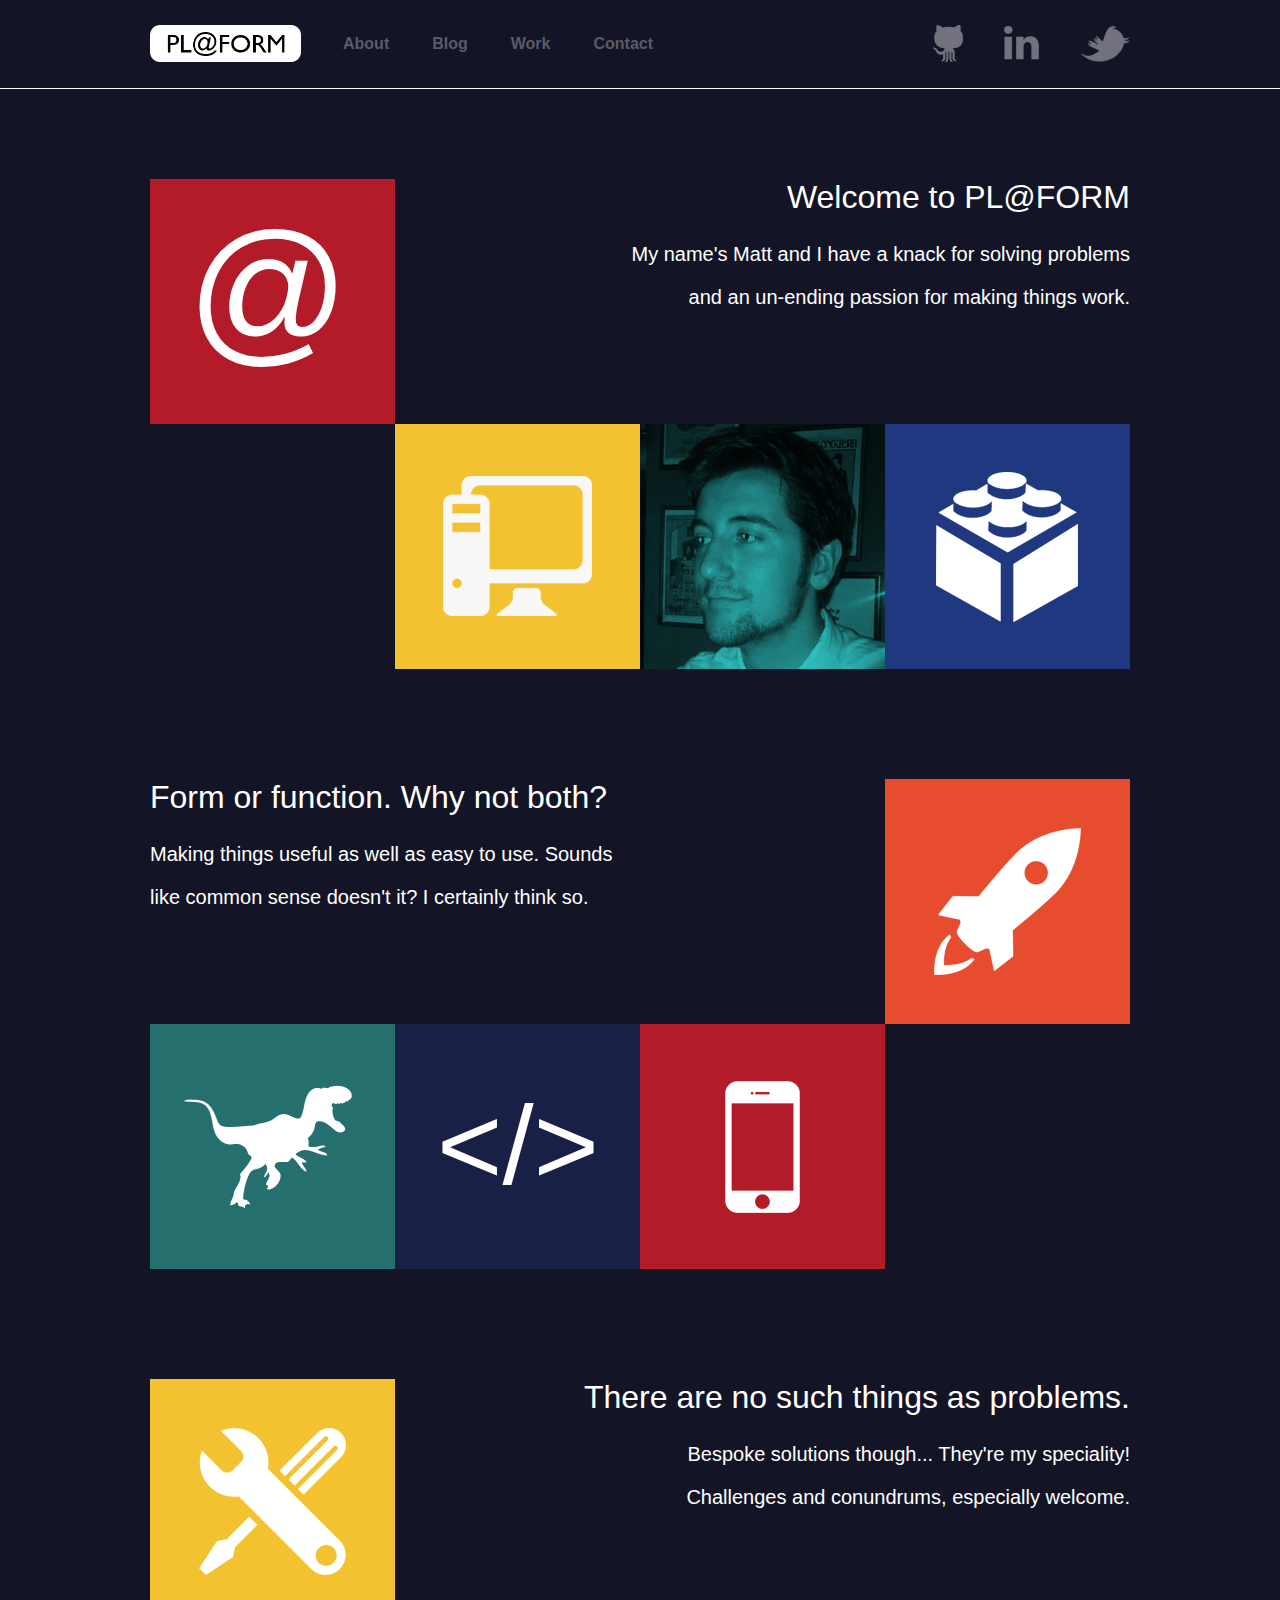
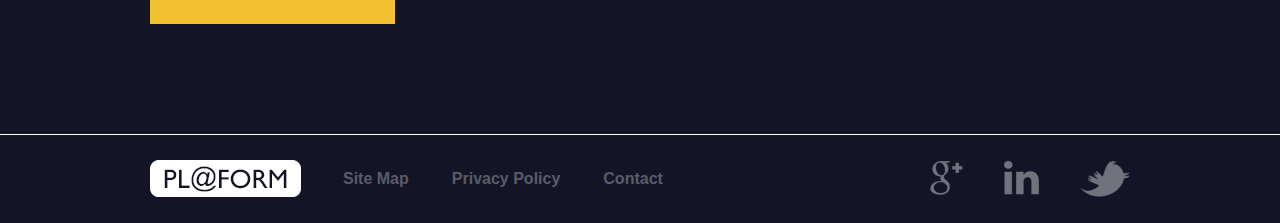
<file: index.html>
<!DOCTYPE html PUBLIC "-//W3C//DTD XHTML 1.0 Transitional//EN" "http://www.w3.org/TR/xhtml1/DTD/xhtml1-transitional.dtd">
<html xmlns="http://www.w3.org/1999/xhtml">
    <head>
        <meta http-equiv="content-type" content="text/html;charset=utf-8" />
        <meta name="description" content="Welcome to PL@FORM Projects, current home of Matt Thomas." />
        <meta name="keywords" content="Matthew Thomas, Portfolio, Platform, PL@FORM, Website" />
        <title>PL@FORM Projects</title>
        <link type="text/css" href="css/prototypeStylesheet.css" rel="stylesheet" />
        <link href='http://fonts.googleapis.com/css?family=Lato:400,900' rel='stylesheet' type='text/css'>
    </head>

    <body>
        <div class="wrapper">
            <div class="container">

                <!--PAGE HEADER-->

                <div class="navbar">
                    <a href="index.html">
                        <div class="logo">
                        </div>
                    </a>
                    <ul class="navigation">
                        <li><a href="about.html">About</a></li>
                        <li><a href="blog.html">Blog</a></li>
                        <li><a href="work.html">Work</a></li>
                        <li><a href="contact.html">Contact</a></li>
                    </ul>
                    <div class="social">
                        <a href="https://twitter.com/Platform_Tweets" target="blank" alt="Twitter" title="Twitter"><img src="images/twitter.png"></a>
                        <a href="http://uk.linkedin.com/pub/matthew-thomas/25/6a0/a57" target="blank" alt="LinkedIn" title="LinkedIn"><img src="images/linkedin.png"></a>
                        <a href="https://github.com/Lycanstrife" target="blank" alt="GitHub" title="GitHub"><img src="images/github2.png"></a>
                    </div>
                </div>
            </div>

            <hr/>

            <!--PAGE CONTENT-->

            <div class="container">
                <div class="content">

                    <div class="row1">
                        <div class="redBox">
                            <p>@</p>
                        </div>
                        <div class="textRight">
                            <h2>Welcome to PL@FORM</h2>
                            <h3>My name's Matt and I have a knack for solving problems</h3>
                            <h3>and an un-ending passion for making things work.</h3>
                        </div>
                    </div>

                    <div class="row2">
                        <div class="emptyBox">
                        </div>
                        <div class="yellowBox">
                            <img src="images/computer.png">
                        </div>
                        <div class="cyanBox">
                            <img src="images/me.png">
                        </div>
                        <div class="blueBox">
                            <img src="images/brick.png">
                        </div>
                    </div>

                    <div class="row3">
                        <div class="textLeft">
                            <h2>Form or function. Why not both?</h2>
                            <h3>Making things useful as well as easy to use. Sounds</h3>
                            <h3>like common sense doesn't it? I certainly think so.</h3>
                        </div>
                        <div class="orangeBox">
                            <img src="images/rocket.png">
                        </div>
                    </div>

                    <div class="row4">
                        <div class="aquaBox">
                            <a class="buzz-out">
                                <img src="images/raptor.png">
                            </a>
                        </div>
                        <div class="navyBox">
                            <p>&#60;&#47;&#62;</p>
                        </div>
                        <div class="redBox">
                            <a class="buzz-out">
                                <img src="images/iPhone.png">
                            </a>
                        </div>
                        <div class="emptyBox">
                        </div>
                    </div>

                    <div class="row5">
                        <div class="yellowBox">
                            <img src="images/tools.png">
                        </div>
                        <div class="textRight">
                            <h2>There are no such things as problems.</h2>
                            <h3>Bespoke solutions though... They're my speciality!</h3>
                            <h3>Challenges and conundrums, especially welcome.</h3>
                        </div>
                    </div>
                </div>
            </div>

            <hr/>

            <!--PAGE FOOTER-->

            <div class="container">
                <div class="clear">
                </div>
                <div class="footer">
                    <div class="logo">
                        <a href="index.html"><img src="images/logo2.png"></a>
                    </div>
                    <ul class="navigation">
                        <li><a href="#">Site Map</a></li>
                        <li><a href="#">Privacy Policy</a></li>
                        <li><a href="contact.html">Contact</a></li>
                    </ul>
                    <div class="social">
                        <a href="https://twitter.com/Platform_Tweets" target="blank"><img src="images/twitter.png"></a>
                        <a href="http://uk.linkedin.com/pub/matthew-thomas/25/6a0/a57" target="blank"><img src="images/linkedin.png"></a>
                        <a href="https://plus.google.com/+MatthewThomasPlatformProjects/about/p/pub" target="blank"><img src="images/google.png"></a>
                    </div>
                </div>
            </div>
        </div>
    </body>
</html>
</file>
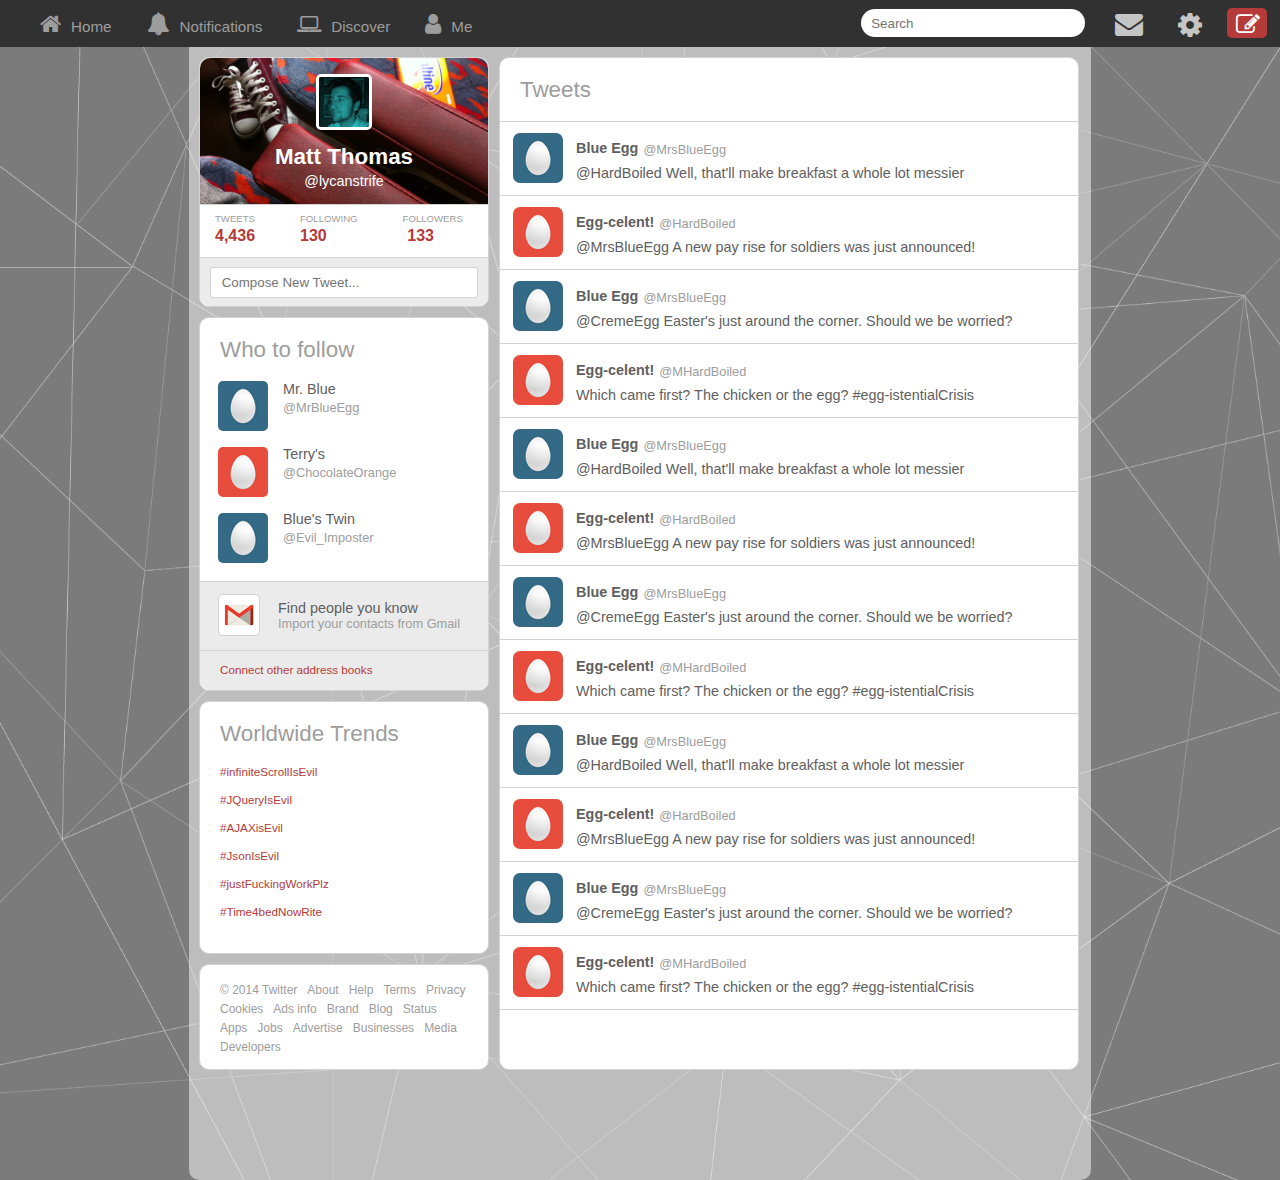
<file: twitter/index.html>
<!DOCTYPE html>
<html>
<head>
   <title>Twitter.com</title>
   <link rel="icon" type="image/png" href="./images/favicon.ico" />
   <link type="text/css" href="css/stylesheet.css" rel="stylesheet">
   <link href="http://netdna.bootstrapcdn.com/font-awesome/4.0.3/css/font-awesome.css" rel="stylesheet">
</head>
<body>
   <div class="topBar">
      <div class="navigation">
         <ul>
            <li><a href="http://www.platformprojects.org/twitter"><i class="fa fa-home"></i>Home</a></li>
            <li><a href="#"><i class="fa fa-bell"></i>Notifications</a></li>
            <li><a href="#"><i class="fa fa-laptop"></i>Discover</li></li>
            <li><a href="#"><i class="fa fa-user"></i>Me</li></li>
         </ul>
      </div>
      <div class="interface">
         <div class="postTweet">
            <i class="fa fa-pencil-square-o"></i>
         </div>
         <div class="settings">
            <i class="fa fa-cog"></i>
         </div>
         <a href="#">
         <div class="messages">
            <i class="fa fa-envelope"></i>
         </div>
         <div class="searchBar">
            <form action="search_request.asp">
               <input type="text" name="Search" placeholder="&nbsp;Search">
            </form>
         </div>
      </div>
   </div>
   <div class="wrapper">
      <div class="leftColumn">
         <div class="profile">
            <a href="https://twitter.com/lycanstrife">
               <div class="imagery">
                  <img class="avatar" src="./images/me.png">
                  <h1>
                     Matt Thomas
                  </h1>
                  <h3>
                     @lycanstrife
                  </h3>
               </div>
            </a>
            <div class="statistics">
               <ul class="tags">
                  <li>TWEETS</li>
                  <li>FOLLOWING</li>
                  <li>FOLLOWERS</li>
               </ul>
               <ul>
                  <li class="numbers">4,436</li>
                  <li class="numbers">130&nbsp;&nbsp;&nbsp;&nbsp;&nbsp;&nbsp;&nbsp;&nbsp;</li>
                  <li class="numbers">133</li>
               </ul>
            </div>
            <div class="quick_tweet_box">
               <form class="new_tweet_container" action="/search">
                  <input class="new_tweet_input" type="text" placeholder=" Compose New Tweet...">
               <div class="hidden_buttons">
                  <ul>
                     <li><i class="fa fa-camera"></i></li>
                     <li><i class="fa fa-map-marker"></i></li>
                     <li class ="characters"> 140 </li>
                     <li class ="tweet_button"><i class="fa fa-pencil-square-o"></i> Tweet</li>
                  </ul>
               </div>
               </form>
            </div>
         </div>
         <div class="suggestions">
            <div class="userProfiles">
               <h2>
                  Who to follow
               </h2>
               <div class="avatars">
                  <img src="images/smallEgg.jpg">
                  <img src="images/smallEggOrange.jpg">
                  <img src="images/smallEgg.jpg">
               </div>
               <div class="names">
                  <h4>
                     Mr. Blue
                  </h4>
                  <h5>
                     @MrBlueEgg
                  </h5>
                  <h4>
                     Terry's
                  </h4>
                  <h5>
                     @ChocolateOrange
                  </h5>
                  <h4>
                     Blue's Twin
                  </h4>
                  <h5>
                     @Evil_Imposter
                  </h5>
               </div>
            </div>
            <div class="findPeople">
               <div class="gmail">
                  <img src="images/gmail.png">
               </div>
               <div class="gmailTagline">
                  <h4>
                     Find people you know
                  </h4>
                  <h5>
                     Import your contacts from Gmail
                  </h5>
               </div>
               <div class="clear">
               </div>
               <hr />
               <h6>
                  Connect other address books
               </h6>
            </div>
         </div>
         <div class="trends">
            <h2>
               Worldwide Trends
            </h2>
            <h6>
               #infiniteScrollIsEvil
            </h6>
            <h6>
               #JQueryIsEvil
            </h6>
            <h6>
               #AJAXisEvil
            </h6>
            <h6>
               #JsonIsEvil
            </h6>
            <h6>
               #justFuckingWorkPlz
            </h6>
            <h6>
               #Time4bedNowRite
            </h6>
         </div>
         <div class="footer">
         <br />
            <h5>
               &copy; 2014 Twitter
            </h5>
            <a href="https://twitter.com/about">
               <h5>About</h5>
            </a>
            <a href="https://support.twitter.com/">
               <h5>Help</h5>
            </a>
            <a href="https://twitter.com/tos">
               <h5>Terms</h5>
            </a>
            <a href="https://twitter.com/privacy">
               <h5>Privacy</h5>
            </a>
            <a href="https://support.twitter.com/articles/20170514">
               <h5>Cookies</h5>
            </a>
            <a href="https://support.twitter.com/articles/20170451">
               <h5>Ads info</h5>
            </a>
            <a href="https://about.twitter.com/press/brand-assets">
               <h5>Brand</h5>
            </a>
            <a href="https://blog.twitter.com/">
               <h5>Blog</h5>
            </a>
            <a href="http://status.twitter.com/">
               <h5>Status</h5>
            </a>
            <a href="https://about.twitter.com/products">
               <h5>Apps</h5>
            </a>
            <a href="https://twitter.com/jobs">
               <h5>Jobs</h5>
            </a>
            <a href="https://ads.twitter.com/start?ref=gl-tw-tw-twitter-advertise">
               <h5>Advertise</h5>
            </a>
            <a href="https://business.twitter.com/">
               <h5>Businesses</h5>
            </a>
            <a href="https://media.twitter.com/">
               <h5>Media</h5>
            </a>
            <a href="https://dev.twitter.com/">
               <h5>Developers</h5>
            </a>
         </div>
      </div>
      <div class="rightColumn">
         <div class="tweets">
            <h2>
               Tweets
            </h2>
            <hr />
            <div class="tweetAvatar">
               <img src="images/smallEgg.jpg">
            </div>
            <div class="tweetText">
               <h4>
                  Blue Egg
               </h4>
               <h5>
                  @MrsBlueEgg
               </h5>
               <h6>@HardBoiled Well, that'll make breakfast a whole lot messier</h6>
            </div>
            <div class="clear"></div>
            <hr />
            <div class="tweetAvatar">
               <img src="images/smallEggOrange.jpg">
            </div>
            <div class="tweetText">
               <h4>
                  Egg-celent!
               </h4>
               <h5>
                  @HardBoiled
               </h5>
               <h6>@MrsBlueEgg A new pay rise for soldiers was just announced!</h6>
            </div>
            <div class="clear"></div>
            <hr />
            <div class="tweetAvatar">
               <img src="images/smallEgg.jpg">
            </div>
            <div class="tweetText">
               <h4>
                  Blue Egg
               </h4>
               <h5>
                  @MrsBlueEgg
               </h5>
               <h6>@CremeEgg Easter's just around the corner. Should we be worried?</h6>
            </div>
            <div class="clear"></div>
            <hr />
            <div class="tweetAvatar">
               <img src="images/smallEggOrange.jpg">
            </div>
            <div class="tweetText">
               <h4>
                  Egg-celent!
               </h4>
               <h5>
                  @MHardBoiled
               </h5>
               <h6>Which came first? The chicken or the egg? #egg-istentialCrisis</h6>
            </div>
            <div class="clear"></div>
            <hr />
            <div class="tweetAvatar">
               <img src="images/smallEgg.jpg">
            </div>
            <div class="tweetText">
               <h4>
                  Blue Egg
               </h4>
               <h5>
                  @MrsBlueEgg
               </h5>
               <h6>@HardBoiled Well, that'll make breakfast a whole lot messier</h6>
            </div>
            <div class="clear"></div>
            <hr />
            <div class="tweetAvatar">
               <img src="images/smallEggOrange.jpg">
            </div>
            <div class="tweetText">
               <h4>
                  Egg-celent!
               </h4>
               <h5>
                  @HardBoiled
               </h5>
               <h6>@MrsBlueEgg A new pay rise for soldiers was just announced!</h6>
            </div>
            <div class="clear"></div>
            <hr />
            <div class="tweetAvatar">
               <img src="images/smallEgg.jpg">
            </div>
            <div class="tweetText">
               <h4>
                  Blue Egg
               </h4>
               <h5>
                  @MrsBlueEgg
               </h5>
               <h6>@CremeEgg Easter's just around the corner. Should we be worried?</h6>
            </div>
            <div class="clear"></div>
            <hr />
            <div class="tweetAvatar">
               <img src="images/smallEggOrange.jpg">
            </div>
            <div class="tweetText">
               <h4>
                  Egg-celent!
               </h4>
               <h5>
                  @MHardBoiled
               </h5>
               <h6>Which came first? The chicken or the egg? #egg-istentialCrisis</h6>
            </div>
            <div class="clear"></div>
            <hr />
                        <div class="tweetAvatar">
               <img src="images/smallEgg.jpg">
            </div>
            <div class="tweetText">
               <h4>
                  Blue Egg
               </h4>
               <h5>
                  @MrsBlueEgg
               </h5>
               <h6>@HardBoiled Well, that'll make breakfast a whole lot messier</h6>
            </div>
            <div class="clear"></div>
            <hr />
            <div class="tweetAvatar">
               <img src="images/smallEggOrange.jpg">
            </div>
            <div class="tweetText">
               <h4>
                  Egg-celent!
               </h4>
               <h5>
                  @HardBoiled
               </h5>
               <h6>@MrsBlueEgg A new pay rise for soldiers was just announced!</h6>
            </div>
            <div class="clear"></div>
            <hr />
            <div class="tweetAvatar">
               <img src="images/smallEgg.jpg">
            </div>
            <div class="tweetText">
               <h4>
                  Blue Egg
               </h4>
               <h5>
                  @MrsBlueEgg
               </h5>
               <h6>@CremeEgg Easter's just around the corner. Should we be worried?</h6>
            </div>
            <div class="clear"></div>
            <hr />
            <div class="tweetAvatar">
               <img src="images/smallEggOrange.jpg">
            </div>
            <div class="tweetText">
               <h4>
                  Egg-celent!
               </h4>
               <h5>
                  @MHardBoiled
               </h5>
               <h6>Which came first? The chicken or the egg? #egg-istentialCrisis</h6>
            </div>
            <div class="clear"></div>
            <hr />
            <div class="loader">
               <img class ="spinner" src="images/spinner.gif">
                     <h5 class="loading">
                        Loading...
                     </h5>
            </div>
            <div class="hidden-tweet">
               <div class="tweet_body">
                  <div class="tweetAvatar">
                     <img src="images/smallEgg.jpg">
                  </div>
                  <div class="tweetText">
                     <h4>
                        Blue Egg
                     </h4>
                     <h5>
                        @MrsBlueEgg
                     </h5>
                     <h6>
                        @HardBoiled Well, that'll make breakfast a whole lot messier
                     </h6>
                  </div>
                  <div class="clear"></div>
                  <hr />
                  <div class="tweetAvatar">
                     <img src="images/smallEggOrange.jpg">
                  </div>
                  <div class="tweetText">
                     <h4>
                        Egg-celent!
                     </h4>
                     <h5>
                        @HardBoiled
                     </h5>
                     <h6>@MrsBlueEgg A new pay rise for soldiers was just announced!</h6>
                  </div>
                  <div class="clear"></div>
                  <hr />
                  <div class="tweetAvatar">
                     <img src="images/smallEgg.jpg">
                  </div>
                  <div class="tweetText">
                     <h4>
                        Blue Egg
                     </h4>
                     <h5>
                        @MrsBlueEgg
                     </h5>
                     <h6>@CremeEgg Easter's just around the corner. Should we be worried?</h6>
                  </div>
                  <div class="clear"></div>
                  <hr />
                  <div class="tweetAvatar">
                     <img src="images/smallEggOrange.jpg">
                  </div>
                  <div class="tweetText">
                     <h4>
                        Egg-celent!
                     </h4>
                     <h5>
                        @MHardBoiled
                     </h5>
                     <h6>Which came first? The chicken or the egg? #egg-istentialCrisis</h6>
                  </div>
                  <div class="clear"></div>
                  <hr />
                  <div class="tweetAvatar">
                     <img src="images/smallEgg.jpg">
                  </div>
                  <div class="tweetText">
                     <h4>
                        Blue Egg
                     </h4>
                     <h5>
                        @MrsBlueEgg
                     </h5>
                     <h6>
                        @HardBoiled Well, that'll make breakfast a whole lot messier
                     </h6>
                  </div>
                  <div class="clear"></div>
                  <hr />
                  <div class="tweetAvatar">
                     <img src="images/smallEggOrange.jpg">
                  </div>
                  <div class="tweetText">
                     <h4>
                        Egg-celent!
                     </h4>
                     <h5>
                        @HardBoiled
                     </h5>
                     <h6>@MrsBlueEgg A new pay rise for soldiers was just announced!</h6>
                  </div>
                  <div class="clear"></div>
                  <hr />
                  <div class="tweetAvatar">
                     <img src="images/smallEgg.jpg">
                  </div>
                  <div class="tweetText">
                     <h4>
                        Blue Egg
                     </h4>
                     <h5>
                        @MrsBlueEgg
                     </h5>
                     <h6>@CremeEgg Easter's just around the corner. Should we be worried?</h6>
                  </div>
                  <div class="clear"></div>
                  <hr />
                  <div class="tweetAvatar">
                     <img src="images/smallEggOrange.jpg">
                  </div>
                  <div class="tweetText">
                     <h4>
                        Egg-celent!
                     </h4>
                     <h5>
                        @MHardBoiled
                     </h5>
                     <h6>Which came first? The chicken or the egg? #egg-istentialCrisis</h6>
                  </div>
                  <div class="clear"></div>
                  <hr />
                  <div class="tweetAvatar">
                     <img src="images/smallEgg.jpg">
                  </div>
                  <div class="tweetText">
                     <h4>
                        Blue Egg
                     </h4>
                     <h5>
                        @MrsBlueEgg
                     </h5>
                     <h6>
                        @HardBoiled Well, that'll make breakfast a whole lot messier
                     </h6>
                  </div>
                  <div class="clear"></div>
                  <hr />
                  <div class="tweetAvatar">
                     <img src="images/smallEggOrange.jpg">
                  </div>
                  <div class="tweetText">
                     <h4>
                        Egg-celent!
                     </h4>
                     <h5>
                        @HardBoiled
                     </h5>
                     <h6>@MrsBlueEgg A new pay rise for soldiers was just announced!</h6>
                  </div>
                  <div class="clear"></div>
                  <hr />
                  <div class="tweetAvatar">
                     <img src="images/smallEgg.jpg">
                  </div>
                  <div class="tweetText">
                     <h4>
                        Blue Egg
                     </h4>
                     <h5>
                        @MrsBlueEgg
                     </h5>
                     <h6>@CremeEgg Easter's just around the corner. Should we be worried?</h6>
                  </div>
                  <div class="clear"></div>
                  <hr />
                  <div class="tweetAvatar">
                     <img src="images/smallEggOrange.jpg">
                  </div>
                  <div class="tweetText">
                     <h4>
                        Egg-celent!
                     </h4>
                     <h5>
                        @MHardBoiled
                     </h5>
                     <h6>Which came first? The chicken or the egg? #egg-istentialCrisis</h6>
                  </div>
                  <div class="clear"></div>
               </div>
               <br clear='all'>
            </div>
            <br clear='all'>
         </div>
      </div>
   </div>
   <script src="http://code.jquery.com/jquery-2.0.3.min.js"></script>
   <script src="scripts/miniScript.js"></script>
</body>
</html>
</file>
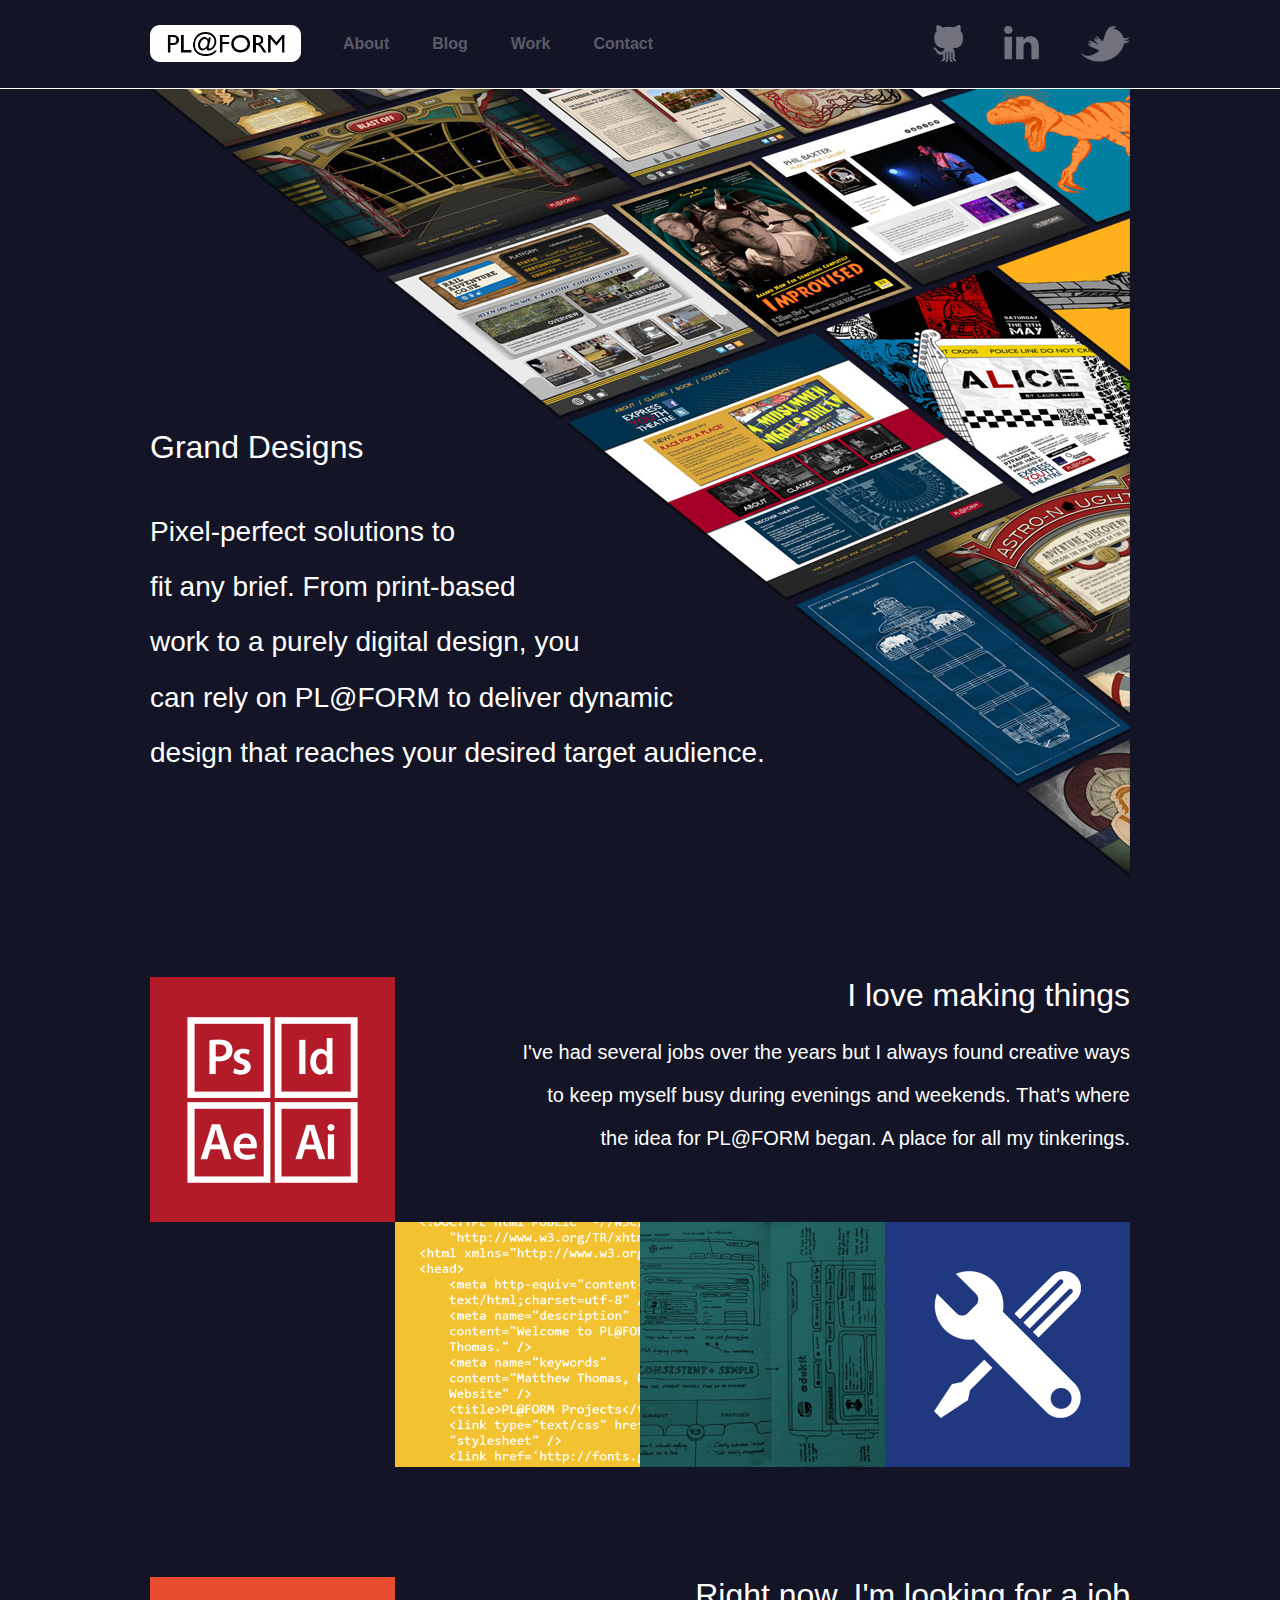
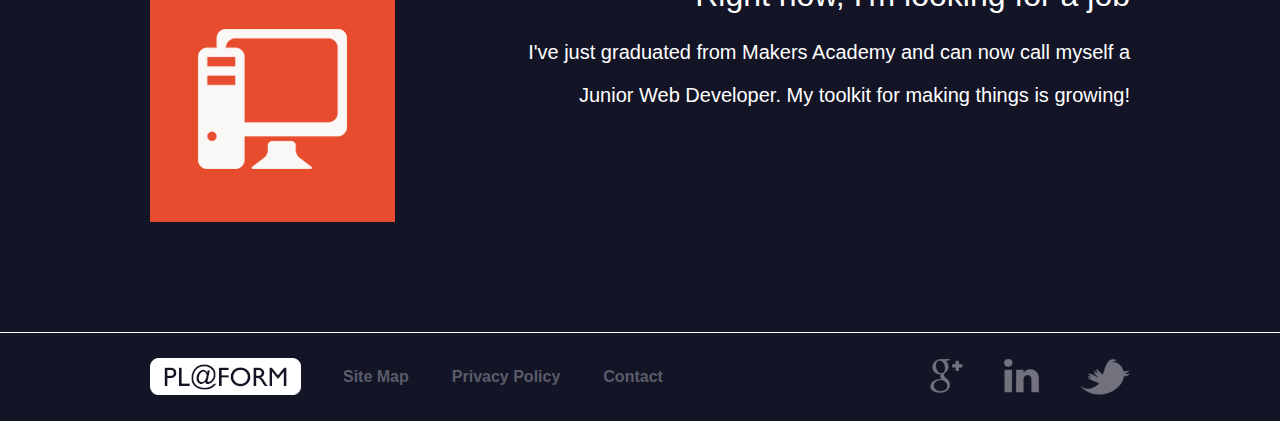
<file: about.html>
<!DOCTYPE html PUBLIC "-//W3C//DTD XHTML 1.0 Transitional//EN" "http://www.w3.org/TR/xhtml1/DTD/xhtml1-transitional.dtd">
<html xmlns="http://www.w3.org/1999/xhtml">
    <head>
        <meta http-equiv="content-type" content="text/html;charset=utf-8" />
        <meta name="description" content="Welcome to PL@FORM Projects, current home of Matt Thomas." />
        <meta name="keywords" content="Matthew Thomas, Portfolio, Platform, PL@FORM, Website" />
        <title>PL@FORM Projects</title>
        <link type="text/css" href="css/prototypeStylesheet.css" rel="stylesheet" />
        <link href='http://fonts.googleapis.com/css?family=Lato:400,900' rel='stylesheet' type='text/css'>
    </head>

    <body>
        <div class="wrapper">
            <div class="container">

                <!--PAGE HEADER-->

                <div class="navbar">
                    <a href="index.html">
                        <div class="logo">
                        </div>
                    </a>
                    <ul class="navigation">
                        <li><a href="about.html">About</a></li>
                        <li><a href="blog.html">Blog</a></li>
                        <li><a href="work.html">Work</a></li>
                        <li><a href="contact.html">Contact</a></li>
                    </ul>
                    <div class="social">
                        <a href="https://twitter.com/Platform_Tweets" target="blank" alt="Twitter" title="Twitter"><img src="images/twitter.png"></a>
                        <a href="http://uk.linkedin.com/pub/matthew-thomas/25/6a0/a57" target="blank" alt="LinkedIn" title="LinkedIn"><img src="images/linkedin.png"></a>
                        <a href="https://github.com/Lycanstrife" target="blank" alt="GitHub" title="GitHub"><img src="images/github2.png"></a>
                    </div>
                </div>
            </div>

            <hr/>

            <!--PAGE CONTENT-->

            <div class="container">
                <div class="content">

                    <div class="montage">
                        <h1>Grand Designs</h1>
                        <h2>Pixel-perfect solutions to</h2>
                        <h2>fit any brief. From print-based</h2>
                        <h2>work to a purely digital design, you</h2>
                        <h2>can rely on PL@FORM to deliver dynamic</h2>
                        <h2>design that reaches your desired target audience.</h2>
                    </div>

                    <div class="row1">
                        <div class="redBox">
                            <img src="images/adobe.png">
                        </div>
                        <div class="textRight">
                            <h2>I love making things</h2>
                            <h3>I've had several jobs over the years but I always found creative ways</h3>
                            <h3>to keep myself busy during evenings and weekends. That's where</h3>
                            <h3>the idea for PL@FORM began. A place for all my tinkerings.</h3>
                        </div>
                    </div>

                    <div class="row2">
                        <div class="emptyBox">
                        </div>
                        <div class="yellowBox">
                            <img src="images/code_scroll5.gif">
                        </div>
                        <div class="cyanBox">
                            <img src="images/sketchbook3.png">
                        </div>
                        <div class="blueBox">
                            <img src="images/tools.png">
                        </div>
                    </div>

                    <div class="row5">
                        <div class="orangeBox">
                            <img src="images/computer.png">
                        </div>
                        <div class="textRight">
                            <h2>Right now, I'm looking for a job</h2>
                            <h3>I've just graduated from Makers Academy and can now call myself a</h3>
                            <h3>Junior Web Developer. My toolkit for making things is growing!</h3>
                        </div>
                    </div>
                </div>
            </div>

            <hr/>

            <!--PAGE FOOTER-->

            <div class="container">
                <div class="clear">
                </div>
                <div class="footer">
                    <div class="logo">
                        <a href="index.html"><img src="images/logo2.png"></a>
                    </div>
                    <ul class="navigation">
                        <li><a href="#">Site Map</a></li>
                        <li><a href="#">Privacy Policy</a></li>
                        <li><a href="contact.html">Contact</a></li>
                    </ul>
                    <div class="social">
                        <a href="https://twitter.com/Platform_Tweets" target="blank"><img src="images/twitter.png"></a>
                        <a href="http://uk.linkedin.com/pub/matthew-thomas/25/6a0/a57" target="blank"><img src="images/linkedin.png"></a>
                        <a href="https://plus.google.com/+MatthewThomasPlatformProjects/about/p/pub" target="blank"><img src="images/google.png"></a>
                    </div>
                </div>
            </div>
        </div>
    </body>
</html>
</file>
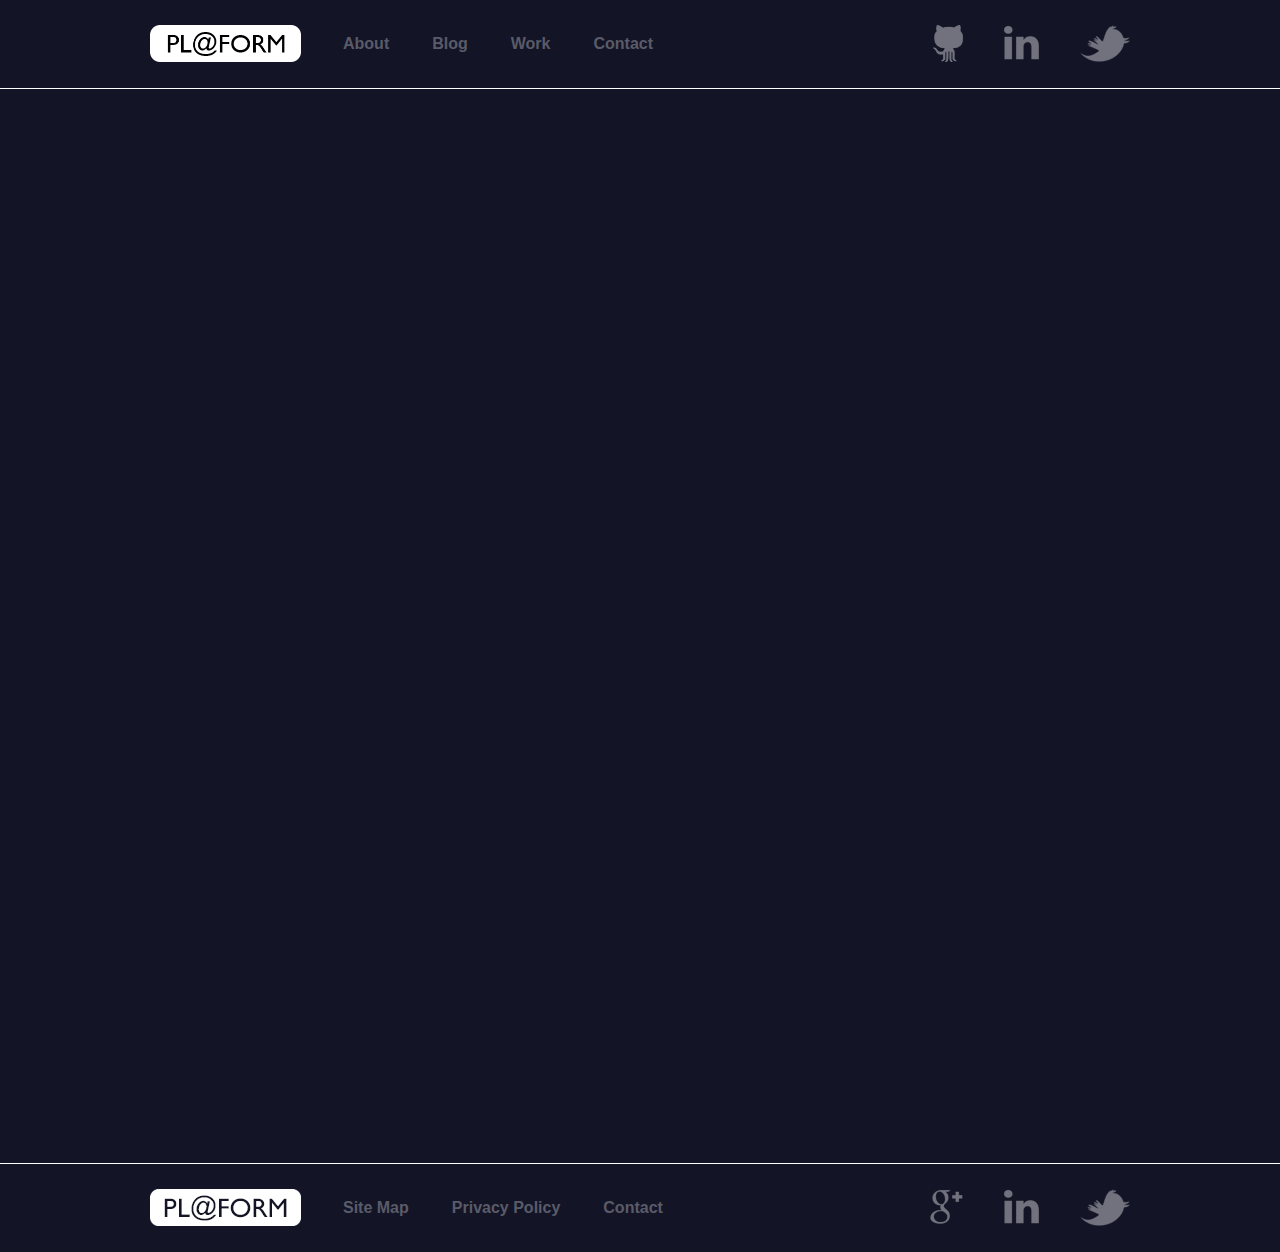
<file: blog.html>
<!DOCTYPE html PUBLIC "-//W3C//DTD XHTML 1.0 Transitional//EN" "http://www.w3.org/TR/xhtml1/DTD/xhtml1-transitional.dtd">
<html xmlns="http://www.w3.org/1999/xhtml">
    <head>
        <meta http-equiv="content-type" content="text/html;charset=utf-8" />
        <meta name="description" content="Welcome to PL@FORM Projects, current home of Matt Thomas." />
        <meta name="keywords" content="Matthew Thomas, Portfolio, Platform, PL@FORM, Website" />
        <title>PL@FORM Projects</title>
        <link type="text/css" href="css/prototypeStylesheet.css" rel="stylesheet" />
        <link href='http://fonts.googleapis.com/css?family=Lato:400,900' rel='stylesheet' type='text/css'>
    </head>

    <body>
        <div class="wrapper">
            <div class="container">

                <!--PAGE HEADER-->

                <div class="navbar">
                    <a href="index.html">
                        <div class="logo">
                        </div>
                    </a>
                    <ul class="navigation">
                        <li><a href="about.html">About</a></li>
                        <li><a href="blog.html">Blog</a></li>
                        <li><a href="work.html">Work</a></li>
                        <li><a href="contact.html">Contact</a></li>
                    </ul>
                    <div class="social">
                        <a href="https://twitter.com/Platform_Tweets" target="blank" alt="Twitter" title="Twitter"><img src="images/twitter.png"></a>
                        <a href="http://uk.linkedin.com/pub/matthew-thomas/25/6a0/a57" target="blank" alt="LinkedIn" title="LinkedIn"><img src="images/linkedin.png"></a>
                        <a href="https://github.com/Lycanstrife" target="blank" alt="GitHub" title="GitHub"><img src="images/github2.png"></a>
                    </div>
                </div>
            </div>

            <hr/>

            <!--PAGE CONTENT-->

            <div class="gallery_content">
                <iframe width="100%" height="1000" src="http://platformprojects.org/blog/" frameborder="0" allowfullscreen></iframe>
            </div>

            <br />
            <br />
            <br />

            <hr/>

            <!--PAGE FOOTER-->

            <div class="container">
                <div class="clear">
                </div>
                <div class="footer">
                    <div class="logo">
                        <a href="index.html"><img src="images/logo2.png"></a>
                    </div>
                    <ul class="navigation">
                        <li><a href="#">Site Map</a></li>
                        <li><a href="#">Privacy Policy</a></li>
                        <li><a href="contact.html">Contact</a></li>
                    </ul>
                    <div class="social">
                        <a href="https://twitter.com/Platform_Tweets" target="blank"><img src="images/twitter.png"></a>
                        <a href="http://uk.linkedin.com/pub/matthew-thomas/25/6a0/a57" target="blank"><img src="images/linkedin.png"></a>
                        <a href="https://plus.google.com/+MatthewThomasPlatformProjects/about/p/pub" target="blank"><img src="images/google.png"></a>
                    </div>
                </div>
            </div>
        </div>
    </body>
</html>
</file>
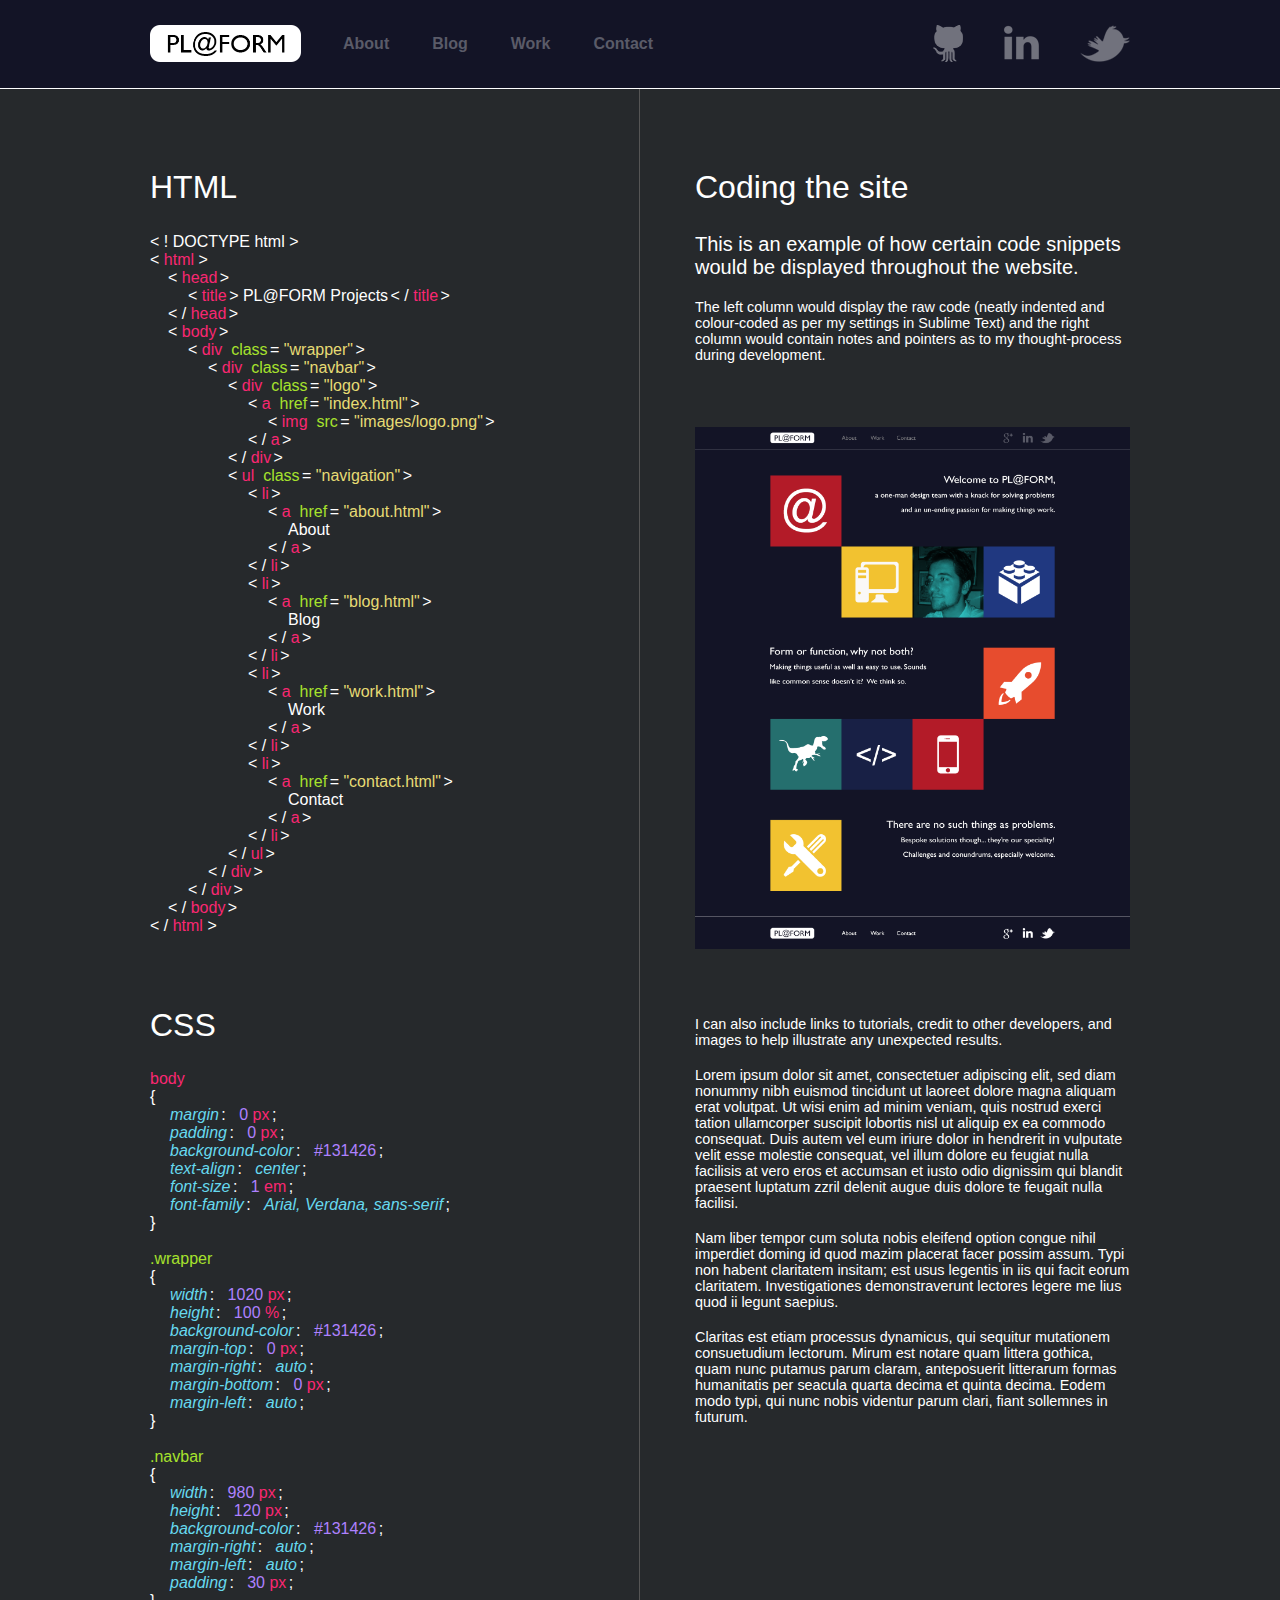
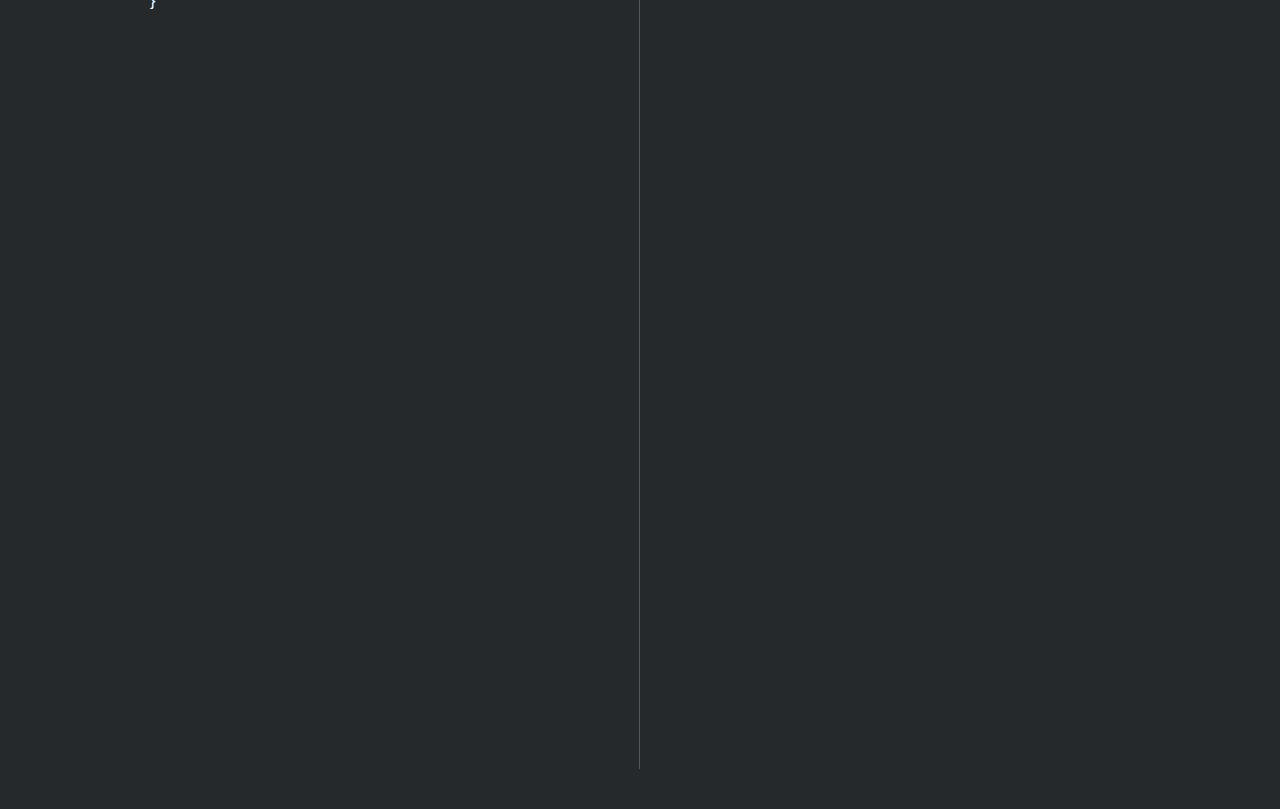
<file: code.html>
<!DOCTYPE html PUBLIC "-//W3C//DTD XHTML 1.0 Transitional//EN" "http://www.w3.org/TR/xhtml1/DTD/xhtml1-transitional.dtd">
<html xmlns="http://www.w3.org/1999/xhtml">
    <head>
        <meta http-equiv="content-type" content="text/html;charset=utf-8" />
        <meta name="description" content="Welcome to PL@FORM Projects, current home of Matt Thomas." />
        <meta name="keywords" content="Matthew Thomas, Portfolio, Platform, PL@FORM, Website" />
        <title>PL@FORM Projects</title>
        <link type="text/css" href="css/prototypeStylesheet.css" rel="stylesheet" />
        <link href='http://fonts.googleapis.com/css?family=Lato:400,900' rel='stylesheet' type='text/css'>
    </head>
    
    <body>
        <div class="wrapper">
            <div class="container">
    
                <!--PAGE HEADER-->
    
                <div class="navbar">
                    <a href="index.html">
                        <div class="logo">
                        </div>
                    </a>
                    <ul class="navigation">
                        <li><a href="about.html">About</a></li>
                        <li><a href="blog.html">Blog</a></li>
                        <li><a href="work.html">Work</a></li>
                        <li><a href="contact.html">Contact</a></li>
                    </ul>
                    <div class="social">
                        <a href="https://twitter.com/Platform_Tweets" target="blank" alt="Twitter" title="Twitter"><img src="images/twitter.png"></a>
                        <a href="http://uk.linkedin.com/pub/matthew-thomas/25/6a0/a57" target="blank" alt="LinkedIn" title="LinkedIn"><img src="images/linkedin.png"></a>
                        <a href="https://github.com/Lycanstrife" target="blank" alt="GitHub" title="GitHub"><img src="images/github2.png"></a>
                    </div>
                </div>
            </div>
    
            <hr/>
    
            <!--PAGE CONTENT-->
    
            <div class="codeContainer">
                <div class="codeContent">
    
                    <div class="leftColumn">
                        <h2>HTML</h2>
                        <div class="white">&#60;&nbsp;!&nbsp;DOCTYPE html&nbsp;&#62;</div>
                        <br />
                        <div class="white">&#60;</div>
                        <div class="pink">html</div>
                        <div class="white">&#62;</div>
                        <br />
                        <div class="indent">
                            <div class="white">&#60;</div>
                            <div class="pink">head</div>
                            <div class="white">&#62;</div>
                            <br />
                            <div class="indent">
                                <div class="white">&#60;</div>
                                <div class="pink">title</div>
                                <div class="white">&#62;&nbsp;PL@FORM Projects</div>
                                <div class="white">&#60;&nbsp;&#47;</div>
                                <div class="pink">title</div>
                                <div class="white">&#62;</div>
                                <br />
                            </div>
                            <div class="white">&#60;&nbsp;&#47;</div>
                            <div class="pink">head</div>
                            <div class="white">&#62;</div>
                            <br />
                            <div class="white">&#60;</div>
                            <div class="pink">body</div>
                            <div class="white">&#62;</div>
                            <br />
                            <div class="indent">
                              <div class="white">&#60;</div>
                              <div class="pink">div</div>
                              <div class="green">&nbsp;class</div>
                              <div class="white">&#61;</div>
                              <div class="beige">&#34;wrapper&#34;</div>
                              <div class="white">&#62;</div>
                              <br />
                              <div class="indent">
                                  <div class="white">&#60;</div>
                                  <div class="pink">div</div>
                                  <div class="green">&nbsp;class</div>
                                  <div class="white">&#61;</div>
                                  <div class="beige">&#34;navbar&#34;</div>
                                  <div class="white">&#62;</div>
                                  <br />
                                  <div class="indent">
                                      <div class="white">&#60;</div>
                                      <div class="pink">div</div>
                                      <div class="green">&nbsp;class</div>
                                      <div class="white">&#61;</div>
                                      <div class="beige">&#34;logo&#34;</div>
                                      <div class="white">&#62;</div>
                                      <br />
                                      <div class="indent">
                                          <div class="white">&#60;</div>
                                          <div class="pink">a</div>
                                          <div class="green">&nbsp;href</div>
                                          <div class="white">&#61;</div>
                                          <div class="beige">&#34;index.html&#34;</div>
                                          <div class="white">&#62;</div>
                                          <br />
                                          <div class="indent">
                                              <div class="white">&#60;</div>
                                              <div class="pink">img</div>
                                              <div class="green">&nbsp;src</div>
                                              <div class="white">&#61;</div>
                                              <div class="beige">&#34;images/logo.png&#34;</div>
                                              <div class="white">&#62;</div>
                                              <br />
                                          </div>
                                          <div class="white">&#60;&nbsp;&#47;</div>
                                          <div class="pink">a</div>
                                          <div class="white">&#62;</div>
                                          <br />
                                      </div>
                                      <div class="white">&#60;&nbsp;&#47;</div>
                                      <div class="pink">div</div>
                                      <div class="white">&#62;</div>
                                      <br />
                                  </div>
                                  <div class="indent">
                                      <div class="white">&#60;</div>
                                      <div class="pink">ul</div>
                                      <div class="green">&nbsp;class</div>
                                      <div class="white">&#61;</div>
                                      <div class="beige">&#34;navigation&#34;</div>
                                      <div class="white">&#62;</div>
                                      <br />
                                      <div class="indent">
                                          <div class="white">&#60;</div>
                                          <div class="pink">li</div>
                                          <div class="white">&#62;</div>
                                          <br />
                                          <div class="indent">
                                              <div class="white">&#60;</div>
                                              <div class="pink">a</div>
                                              <div class="green">&nbsp;href</div>
                                              <div class="white">&#61;</div>
                                              <div class="beige">&#34;about.html&#34;</div>
                                              <div class="white">&#62;</div>
                                              <br />
                                              <div class="indent">
                                                  <div class="white">About</div>
                                              </div>
                                              <div class="white">&#60;&nbsp;&#47;</div>
                                              <div class="pink">a</div>
                                              <div class="white">&#62;</div>
                                          </div>
                                          <div class="white">&#60;&nbsp;&#47;</div>
                                          <div class="pink">li</div>
                                          <div class="white">&#62;</div>
                                          <br />
                                          <div class="white">&#60;</div>
                                          <div class="pink">li</div>
                                          <div class="white">&#62;</div>
                                          <br />
                                          <div class="indent">
                                              <div class="white">&#60;</div>
                                              <div class="pink">a</div>
                                              <div class="green">&nbsp;href</div>
                                              <div class="white">&#61;</div>
                                              <div class="beige">&#34;blog.html&#34;</div>
                                              <div class="white">&#62;</div>
                                              <br />
                                              <div class="indent">
                                                  <div class="white">Blog</div>
                                              </div>
                                              <div class="white">&#60;&nbsp;&#47;</div>
                                              <div class="pink">a</div>
                                              <div class="white">&#62;</div>
                                          </div>
                                          <div class="white">&#60;&nbsp;&#47;</div>
                                          <div class="pink">li</div>
                                          <div class="white">&#62;</div>
                                          <br />
                                          <div class="white">&#60;</div>
                                          <div class="pink">li</div>
                                          <div class="white">&#62;</div>
                                          <br />
                                          <div class="indent">
                                              <div class="white">&#60;</div>
                                              <div class="pink">a</div>
                                              <div class="green">&nbsp;href</div>
                                              <div class="white">&#61;</div>
                                              <div class="beige">&#34;work.html&#34;</div>
                                              <div class="white">&#62;</div>
                                              <br />
                                              <div class="indent">
                                                  <div class="white">Work</div>
                                              </div>
                                              <div class="white">&#60;&nbsp;&#47;</div>
                                              <div class="pink">a</div>
                                              <div class="white">&#62;</div>
                                          </div>
                                          <div class="white">&#60;&nbsp;&#47;</div>
                                          <div class="pink">li</div>
                                          <div class="white">&#62;</div>
                                          <br />
                                          <div class="white">&#60;</div>
                                          <div class="pink">li</div>
                                          <div class="white">&#62;</div>
                                          <br />
                                          <div class="indent">
                                              <div class="white">&#60;</div>
                                              <div class="pink">a</div>
                                              <div class="green">&nbsp;href</div>
                                              <div class="white">&#61;</div>
                                              <div class="beige">&#34;contact.html&#34;</div>
                                              <div class="white">&#62;</div>
                                              <br />
                                              <div class="indent">
                                                  <div class="white">Contact</div>
                                              </div>
                                              <div class="white">&#60;&nbsp;&#47;</div>
                                              <div class="pink">a</div>
                                              <div class="white">&#62;</div>
                                          </div>
                                          <div class="white">&#60;&nbsp;&#47;</div>
                                          <div class="pink">li</div>
                                          <div class="white">&#62;</div>
                                          <br />
                                      </div>
                                      <div class="white">&#60;&nbsp;&#47;</div>
                                      <div class="pink">ul</div>
                                      <div class="white">&#62;</div>
                                      <br />
                                  </div>
                                  <div class="white">&#60;&nbsp;&#47;</div>
                                  <div class="pink">div</div>
                                  <div class="white">&#62;</div>
                                  <br />
                              </div>
                              <div class="white">&#60;&nbsp;&#47;</div>
                              <div class="pink">div</div>
                              <div class="white">&#62;</div>
                              <br />
                          </div>
                          <div class="white">&#60;&nbsp;&#47;</div>
                          <div class="pink">body</div>
                          <div class="white">&#62;</div>
                      </div>
                      <div class="white">&#60;&nbsp;&#47;</div>
                      <div class="pink">html</div>
                      <div class="white">&#62;</div>
    
                      <br />
                      <br />
                      <br />
                      <br />
                      <br />
    
                      <h2>CSS</h2>
    
                      <div class="pink">body</div>
                      <br />
                      <div class="white">&#123;</div>
                      <div class="indent">
                        <div class="blue">margin</div>
                        <div class="white">:&nbsp;&nbsp;</div>
                        <div class="purple">0</div>
                        <div class="pink">px</div>
                        <div class="white">;</div>
                        <br />
                        <div class="blue">padding</div>
                        <div class="white">:&nbsp;&nbsp;</div>
                        <div class="purple">0</div>
                        <div class="pink">px</div>
                        <div class="white">;</div>
                        <br />
                        <div class="blue">background-color</div>
                        <div class="white">:&nbsp;&nbsp;</div>
                        <div class="purple">&#35;131426</div>
                        <div class="white">;</div>
                        <br />
                        <div class="blue">text-align</div>
                        <div class="white">:&nbsp;&nbsp;</div>
                        <div class="blue">center</div>
                        <div class="white">;</div>
                        <br />
                        <div class="blue">font-size</div>
                        <div class="white">:&nbsp;&nbsp;</div>
                        <div class="purple">1</div>
                        <div class="pink">em</div>
                        <div class="white">;</div>
                        <br />
                        <div class="blue">font-family</div>
                        <div class="white">:&nbsp;&nbsp;</div>
                        <div class="blue">Arial, Verdana, sans-serif</div>
                        <div class="white">;</div>
                    </div>
                    <div class="white">&#125;</div>
                    <br />
                    <br />
                    <div class="green">.wrapper</div>
                    <br />
                    <div class="white">&#123;</div>
                    <div class="indent">
                        <div class="blue">width</div>
                        <div class="white">:&nbsp;&nbsp;</div>
                        <div class="purple">1020</div>
                        <div class="pink">px</div>
                        <div class="white">;</div>
                        <br />
                        <div class="blue">height</div>
                        <div class="white">:&nbsp;&nbsp;</div>
                        <div class="purple">100</div>
                        <div class="pink">%</div>
                        <div class="white">;</div>
                        <br />
                        <div class="blue">background-color</div>
                        <div class="white">:&nbsp;&nbsp;</div>
                        <div class="purple">&#35;131426</div>
                        <div class="white">;</div>
                        <br />
                        <div class="blue">margin-top</div>
                        <div class="white">:&nbsp;&nbsp;</div>
                        <div class="purple">0</div>
                        <div class="pink">px</div>
                        <div class="white">;</div>
                        <br />
                        <div class="blue">margin-right</div>
                        <div class="white">:&nbsp;&nbsp;</div>
                        <div class="blue">auto</div>
                        <div class="white">;</div>
                        <br />
                        <div class="blue">margin-bottom</div>
                        <div class="white">:&nbsp;&nbsp;</div>
                        <div class="purple">0</div>
                        <div class="pink">px</div>
                        <div class="white">;</div>
                        <br />
                        <div class="blue">margin-left</div>
                        <div class="white">:&nbsp;&nbsp;</div>
                        <div class="blue">auto</div>
                        <div class="white">;</div>
                    </div>
                    <div class="white">&#125;</div>
                    <br />
                    <br />
                    <div class="green">.navbar</div>
                    <br />
                    <div class="white">&#123;</div>
                    <div class="indent">
                        <div class="blue">width</div>
                        <div class="white">:&nbsp;&nbsp;</div>
                        <div class="purple">980</div>
                        <div class="pink">px</div>
                        <div class="white">;</div>
                        <br />
                        <div class="blue">height</div>
                        <div class="white">:&nbsp;&nbsp;</div>
                        <div class="purple">120</div>
                        <div class="pink">px</div>
                        <div class="white">;</div>
                        <br />
                        <div class="blue">background-color</div>
                        <div class="white">:&nbsp;&nbsp;</div>
                        <div class="purple">&#35;131426</div>
                        <div class="white">;</div>
                        <br />
                        <div class="blue">margin-right</div>
                        <div class="white">:&nbsp;&nbsp;</div>
                        <div class="blue">auto</div>
                        <div class="white">;</div>
                        <br />
                        <div class="blue">margin-left</div>
                        <div class="white">:&nbsp;&nbsp;</div>
                        <div class="blue">auto</div>
                        <div class="white">;</div>
                        <br />
                        <div class="blue">padding</div>
                        <div class="white">:&nbsp;&nbsp;</div>
                        <div class="purple">30</div>
                        <div class="pink">px</div>
                        <div class="white">;</div>
                        <br />
                    </div>
                    <div class="white">&#125;</div>
                </div>

                <div class="rightColumn">
                    <h2>Coding the site</h2>
                    <h3>This is an example of how certain code snippets would be displayed throughout the website.</h3>
                    <h4>The left column would display the raw code (neatly indented and colour-coded as per my settings in Sublime Text) and the right column would contain notes and pointers as to my thought-process during development.</h4>
                    <img src="images/website_overlay.png" class="website">
                    <img src="images/website.png" class="fade">
                    <h4>I can also include links to tutorials, credit to other developers, and images to help illustrate any unexpected results.</h4>
                    <h4>Lorem ipsum dolor sit amet, consectetuer adipiscing elit, sed diam nonummy nibh euismod tincidunt ut laoreet dolore magna aliquam erat volutpat. Ut wisi enim ad minim veniam, quis nostrud exerci tation ullamcorper suscipit lobortis nisl ut aliquip ex ea commodo consequat. Duis autem vel eum iriure dolor in hendrerit in vulputate velit esse molestie consequat, vel illum dolore eu feugiat nulla facilisis at vero eros et accumsan et iusto odio dignissim qui blandit praesent luptatum zzril delenit augue duis dolore te feugait nulla facilisi.</h4>
                    <h4>Nam liber tempor cum soluta nobis eleifend option congue nihil imperdiet doming id quod mazim placerat facer possim assum. Typi non habent claritatem insitam; est usus legentis in iis qui facit eorum claritatem. Investigationes demonstraverunt lectores legere me lius quod ii legunt saepius.</h4>
                    <h4>Claritas est etiam processus dynamicus, qui sequitur mutationem consuetudium lectorum. Mirum est notare quam littera gothica, quam nunc putamus parum claram, anteposuerit litterarum formas humanitatis per seacula quarta decima et quinta decima. Eodem modo typi, qui nunc nobis videntur parum clari, fiant sollemnes in futurum.</h4>
                </div>

            </div>
        </div>
    </body>
</html>
</file>
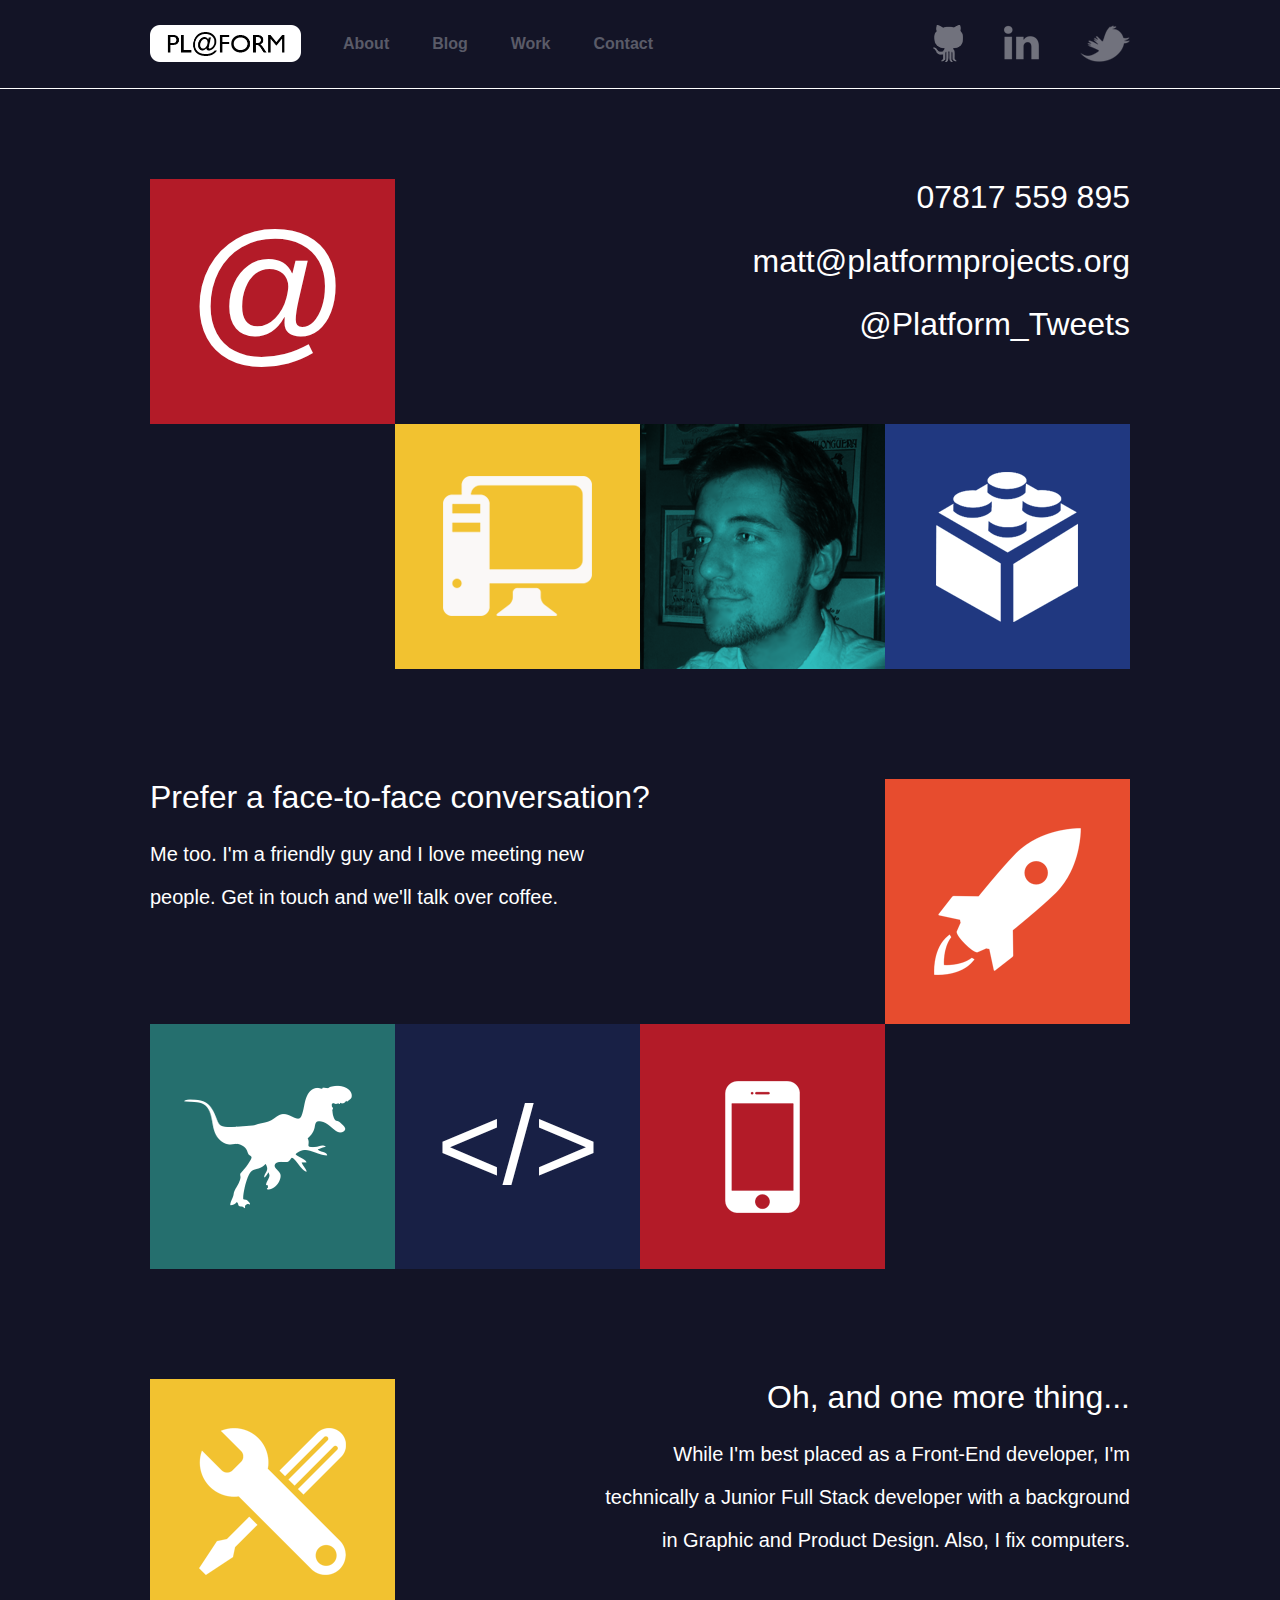
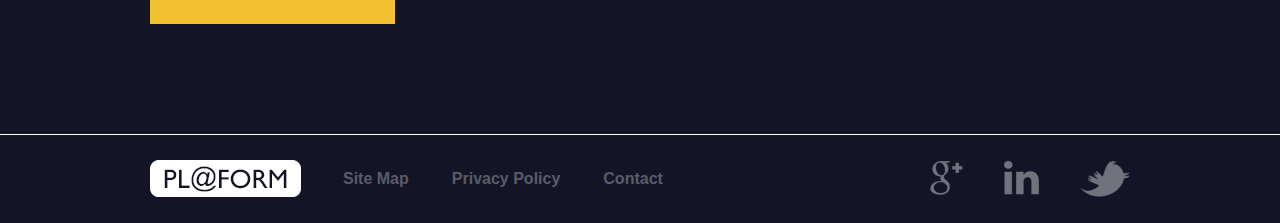
<file: contact.html>
<!DOCTYPE html PUBLIC "-//W3C//DTD XHTML 1.0 Transitional//EN" "http://www.w3.org/TR/xhtml1/DTD/xhtml1-transitional.dtd">
<html xmlns="http://www.w3.org/1999/xhtml">
    <head>
        <meta http-equiv="content-type" content="text/html;charset=utf-8" />
        <meta name="description" content="Welcome to PL@FORM Projects, current home of Matt Thomas." />
        <meta name="keywords" content="Matthew Thomas, Portfolio, Platform, PL@FORM, Website" />
        <title>PL@FORM Projects</title>
        <link type="text/css" href="css/prototypeStylesheet.css" rel="stylesheet" />
        <link href='http://fonts.googleapis.com/css?family=Lato:400,900' rel='stylesheet' type='text/css'>
    </head>

    <body>
        <div class="wrapper">
            <div class="container">

                <!--PAGE HEADER-->

                <div class="navbar">
                    <a href="index.html">
                        <div class="logo">
                        </div>
                    </a>
                    <ul class="navigation">
                        <li><a href="about.html">About</a></li>
                        <li><a href="blog.html">Blog</a></li>
                        <li><a href="work.html">Work</a></li>
                        <li><a href="contact.html">Contact</a></li>
                    </ul>
                    <div class="social">
                        <a href="https://twitter.com/Platform_Tweets" target="blank" alt="Twitter" title="Twitter"><img src="images/twitter.png"></a>
                        <a href="http://uk.linkedin.com/pub/matthew-thomas/25/6a0/a57" target="blank" alt="LinkedIn" title="LinkedIn"><img src="images/linkedin.png"></a>
                        <a href="https://github.com/Lycanstrife" target="blank" alt="GitHub" title="GitHub"><img src="images/github2.png"></a>
                    </div>
                </div>
            </div>

            <hr/>

            <!--PAGE CONTENT-->

            <div class="container">
                <div class="content">

                    <div class="row1">
                        <div class="redBox">
                            <p>@</p>
                        </div>
                        <div class="textRight">
                            <h2>07817 559 895</h2>
                            <h2>matt@platformprojects.org</h2>
                            <h2>@Platform_Tweets</h2>
                        </div>
                    </div>

                    <div class="row2">
                        <div class="emptyBox">
                        </div>
                        <div class="yellowBox">
                            <img src="images/computer.png">
                        </div>
                        <div class="cyanBox">
                            <img src="images/me.png">
                        </div>
                        <div class="blueBox">
                            <img src="images/brick.png">
                        </div>
                    </div>

                    <div class="row3">
                        <div class="textLeft">
                            <h2>Prefer a face-to-face conversation?</h2>
                            <h3>Me too. I'm a friendly guy and I love meeting new</h3>
                            <h3>people. Get in touch and we'll talk over coffee.</h3>
                        </div>
                        <div class="orangeBox">
                            <img src="images/rocket.png">
                        </div>
                    </div>

                    <div class="row4">
                        <div class="aquaBox">
                            <a class="buzz-out">
                                <img src="images/raptor.png">
                            </a>
                        </div>
                        <div class="navyBox">
                            <p>&#60;&#47;&#62;</p>
                        </div>
                        <div class="redBox">
                            <a class="buzz-out">
                                <img src="images/iPhone.png">
                            </a>
                        </div>
                        <div class="emptyBox">
                        </div>
                    </div>
                    <div class="row5">
                        <div class="yellowBox">
                            <img src="images/tools.png">
                        </div>
                        <div class="textRight">
                            <h2>Oh, and one more thing...</h2>
                            <h3>While I'm best placed as a Front-End developer, I'm</h3>
                            <h3> technically a Junior Full Stack developer with a background</h3>
                            <h3> in Graphic and Product Design. Also, I fix computers.</h3>
                        </div>
                    </div>
                </div>
            </div>

            <hr/>

            <!--PAGE FOOTER-->

            <div class="container">
                <div class="clear">
                </div>
                <div class="footer">
                    <div class="logo">
                        <a href="index.html"><img src="images/logo2.png"></a>
                    </div>
                    <ul class="navigation">
                        <li><a href="#">Site Map</a></li>
                        <li><a href="#">Privacy Policy</a></li>
                        <li><a href="contact.html">Contact</a></li>
                    </ul>
                    <div class="social">
                        <a href="https://twitter.com/Platform_Tweets" target="blank"><img src="images/twitter.png"></a>
                        <a href="http://uk.linkedin.com/pub/matthew-thomas/25/6a0/a57" target="blank"><img src="images/linkedin.png"></a>
                        <a href="https://plus.google.com/+MatthewThomasPlatformProjects/about/p/pub" target="blank"><img src="images/google.png"></a>
                    </div>
                </div>
            </div>
        </div>
    </body>
</html>
</file>
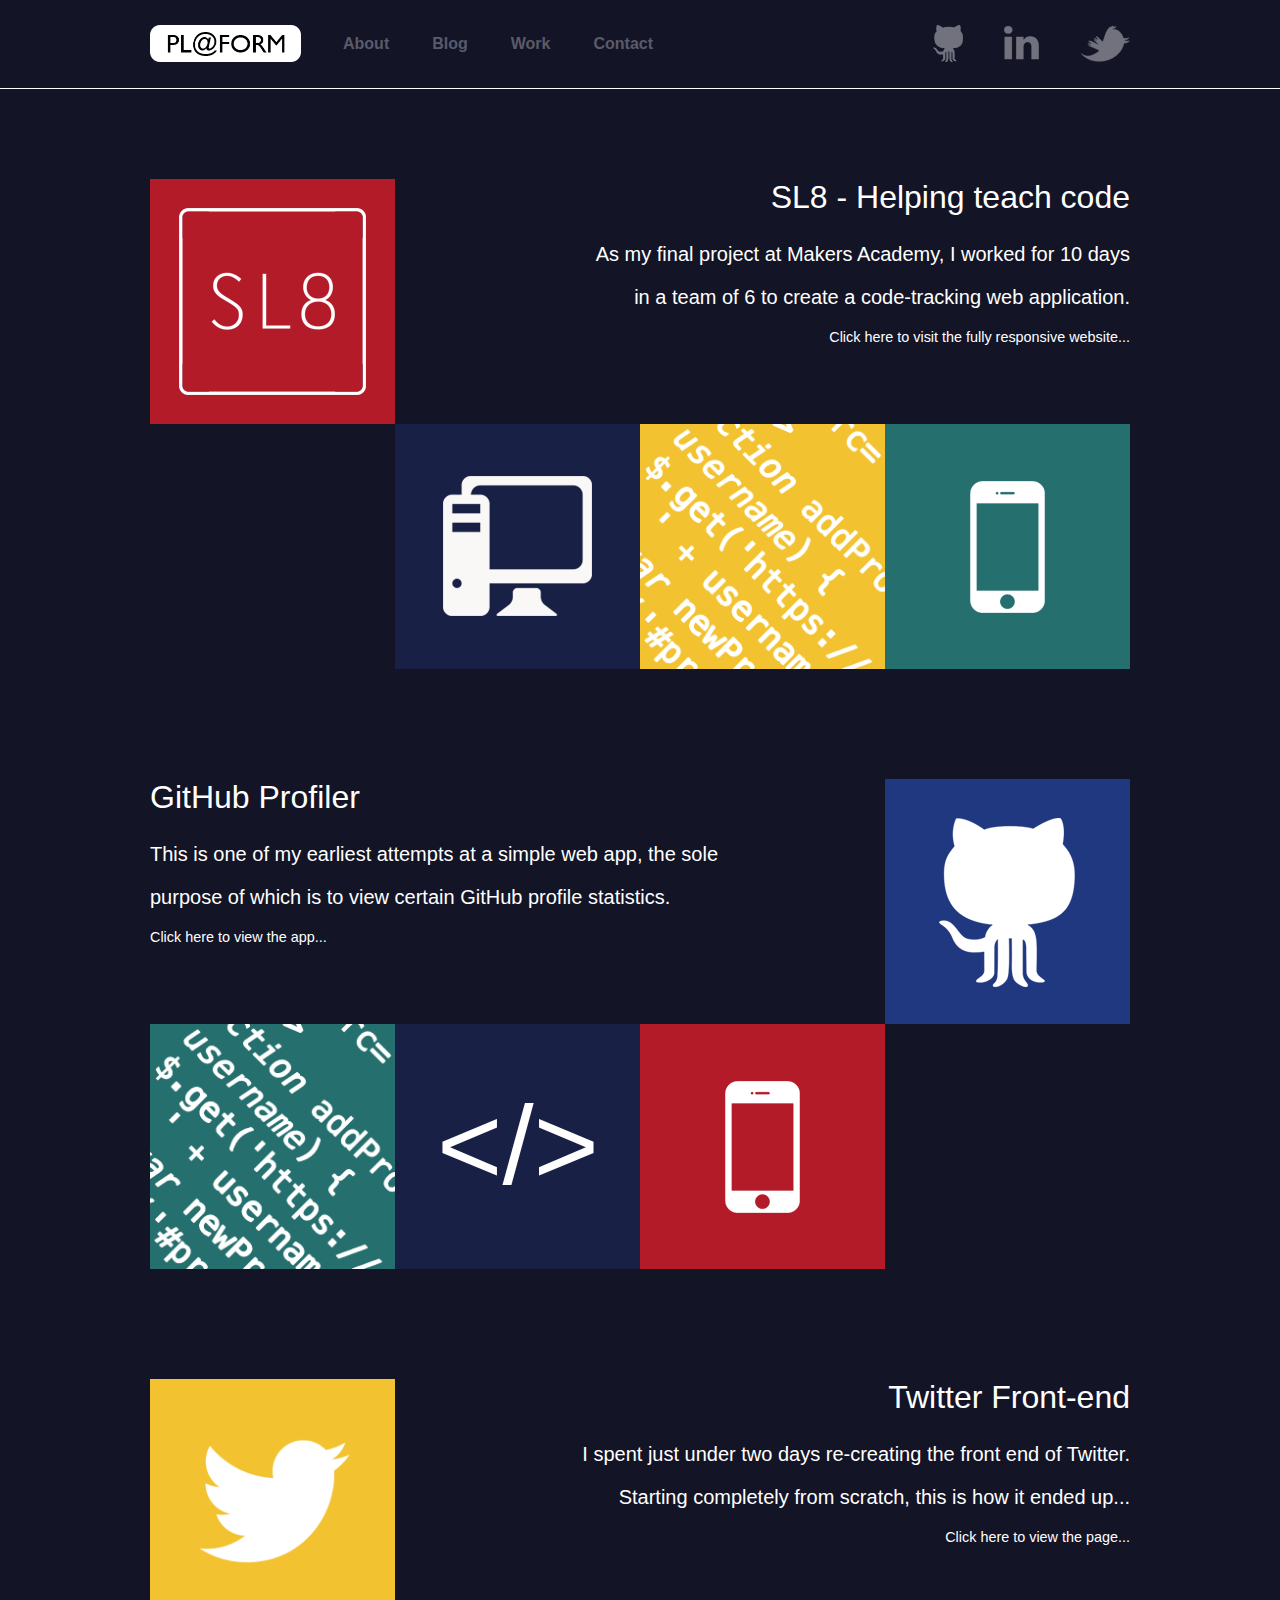
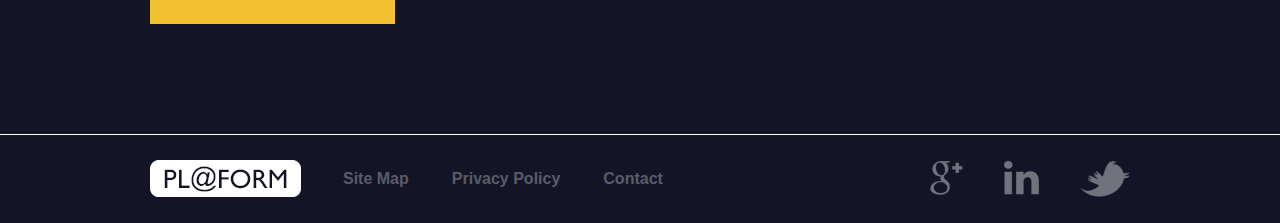
<file: work.html>
<!DOCTYPE html PUBLIC "-//W3C//DTD XHTML 1.0 Transitional//EN" "http://www.w3.org/TR/xhtml1/DTD/xhtml1-transitional.dtd">
<html xmlns="http://www.w3.org/1999/xhtml">
    <head>
        <meta http-equiv="content-type" content="text/html;charset=utf-8" />
        <meta name="description" content="Welcome to PL@FORM Projects, current home of Matt Thomas." />
        <meta name="keywords" content="Matthew Thomas, Portfolio, Platform, PL@FORM, Website" />
        <title>PL@FORM Projects</title>
        <link type="text/css" href="css/prototypeStylesheet.css" rel="stylesheet" />
        <link href='http://fonts.googleapis.com/css?family=Lato:400,900' rel='stylesheet' type='text/css'>
    </head>

    <body>
        <div class="wrapper">
            <div class="container">

                <!--PAGE HEADER-->

                <div class="navbar">
                    <a href="index.html">
                        <div class="logo">
                        </div>
                    </a>
                    <ul class="navigation">
                        <li><a href="about.html">About</a></li>
                        <li><a href="blog.html">Blog</a></li>
                        <li><a href="work.html">Work</a></li>
                        <li><a href="contact.html">Contact</a></li>
                    </ul>
                    <div class="social">
                        <a href="https://twitter.com/Platform_Tweets" target="blank" alt="Twitter" title="Twitter"><img src="images/twitter.png"></a>
                        <a href="http://uk.linkedin.com/pub/matthew-thomas/25/6a0/a57" target="blank" alt="LinkedIn" title="LinkedIn"><img src="images/linkedin.png"></a>
                        <a href="https://github.com/Lycanstrife" target="blank" alt="GitHub" title="GitHub"><img src="images/github2.png"></a>
                    </div>
                </div>
            </div>

            <hr/>

            <!--PAGE CONTENT-->

            <div class="container">
                <div class="content">

                    <div class="row1">
                        <a href="http://sl8.herokuapp.com" target="blank">
                            <div class="redBox">
                                <!-- <a class="sonar"> -->
                                <img src="images/sl8.png">
                                <!-- </a> -->
                            </div>
                        </a>
                        <div class="textRight">
                            <h2>SL8 - Helping teach code</h2>
                            <h3>As my final project at Makers Academy, I worked for 10 days</h3>
                            <h3>in a team of 6 to create a code-tracking web application.</h3>
                            <a href="http://sl8.herokuapp.com" target="blank">
                                <h4>Click here to visit the fully responsive website...</h4>
                            </a>
                        </div>
                    </div>

                    <div class="row2">
                        <div class="emptyBox">
                        </div>
                        <div class="navyBox">
                            <img src="images/computer.png">
                        </div>
                        <a href="code.html">
                            <div class="yellowBox">
                                <img src="images/codeSquare.png">
                            </div>
                        </a>
                        <div class="aquaBox">
                            <a class="buzz-out">
                                <img src="images/iPhone.png">
                            </a>
                        </div>
                    </div>

                    <div class="row3">
                        <div class="textLeft">
                            <h2>GitHub Profiler</h2>
                            <h3>This is one of my earliest attempts at a simple web app, the sole</h3>
                            <h3>purpose of which is to view certain GitHub profile statistics.</h3>
                            <a href="http://www.platformprojects.org/github/github.html" target="blank">
                                <h4>Click here to view the app...</h4>
                            </a>
                        </div>
                        <a href="http://www.platformprojects.org/github/github.html" target="blank">
                            <div class="blueBox">
                                <img src="images/github.png">
                            </div>
                        </a>
                    </div>

                    <div class="row4">
                        <a href="code.html">
                            <div class="aquaBox">
                                <img src="images/codeSquare.png">
                            </div>
                        </a>
                        <div class="navyBox">
                            <p>&#60;&#47;&#62;</p>
                        </div>
                        <div class="redBox">
                            <a class="buzz-out">
                                <img src="images/iPhone.png">
                            </a>
                        </div>
                        <div class="emptyBox">
                        </div>
                    </div>

                    <div class="row5">
                        <a href="http://www.platformprojects.org/twitter" target="blank">
                            <div class="yellowBox">
                                <img src="images/twitter_bird.png">
                            </div>
                        </a>
                        <div class="textRight">
                            <h2>Twitter Front-end</h2>
                            <h3>I spent just under two days re-creating the front end of Twitter.</h3>
                            <h3>Starting completely from scratch, this is how it ended up...</h3>
                            <a href="http://www.platformprojects.org/twitter" target="blank">
                                <h4>Click here to view the page...</h4>
                            </a>
                        </div>
                    </div>
                </div>
            </div>

            <hr/>

            <!--PAGE FOOTER-->

            <div class="container">
                <div class="clear">
                </div>
                <div class="footer">
                    <div class="logo">
                        <a href="index.html"><img src="images/logo2.png"></a>
                    </div>
                    <ul class="navigation">
                        <li><a href="#">Site Map</a></li>
                        <li><a href="#">Privacy Policy</a></li>
                        <li><a href="contact.html">Contact</a></li>
                    </ul>
                    <div class="social">
                        <a href="https://twitter.com/Platform_Tweets" target="blank"><img src="images/twitter.png"></a>
                        <a href="http://uk.linkedin.com/pub/matthew-thomas/25/6a0/a57" target="blank"><img src="images/linkedin.png"></a>
                        <a href="https://plus.google.com/+MatthewThomasPlatformProjects/about/p/pub" target="blank"><img src="images/google.png"></a>
                    </div>
                </div>
            </div>
        </div>
    </body>
</html>
</file>
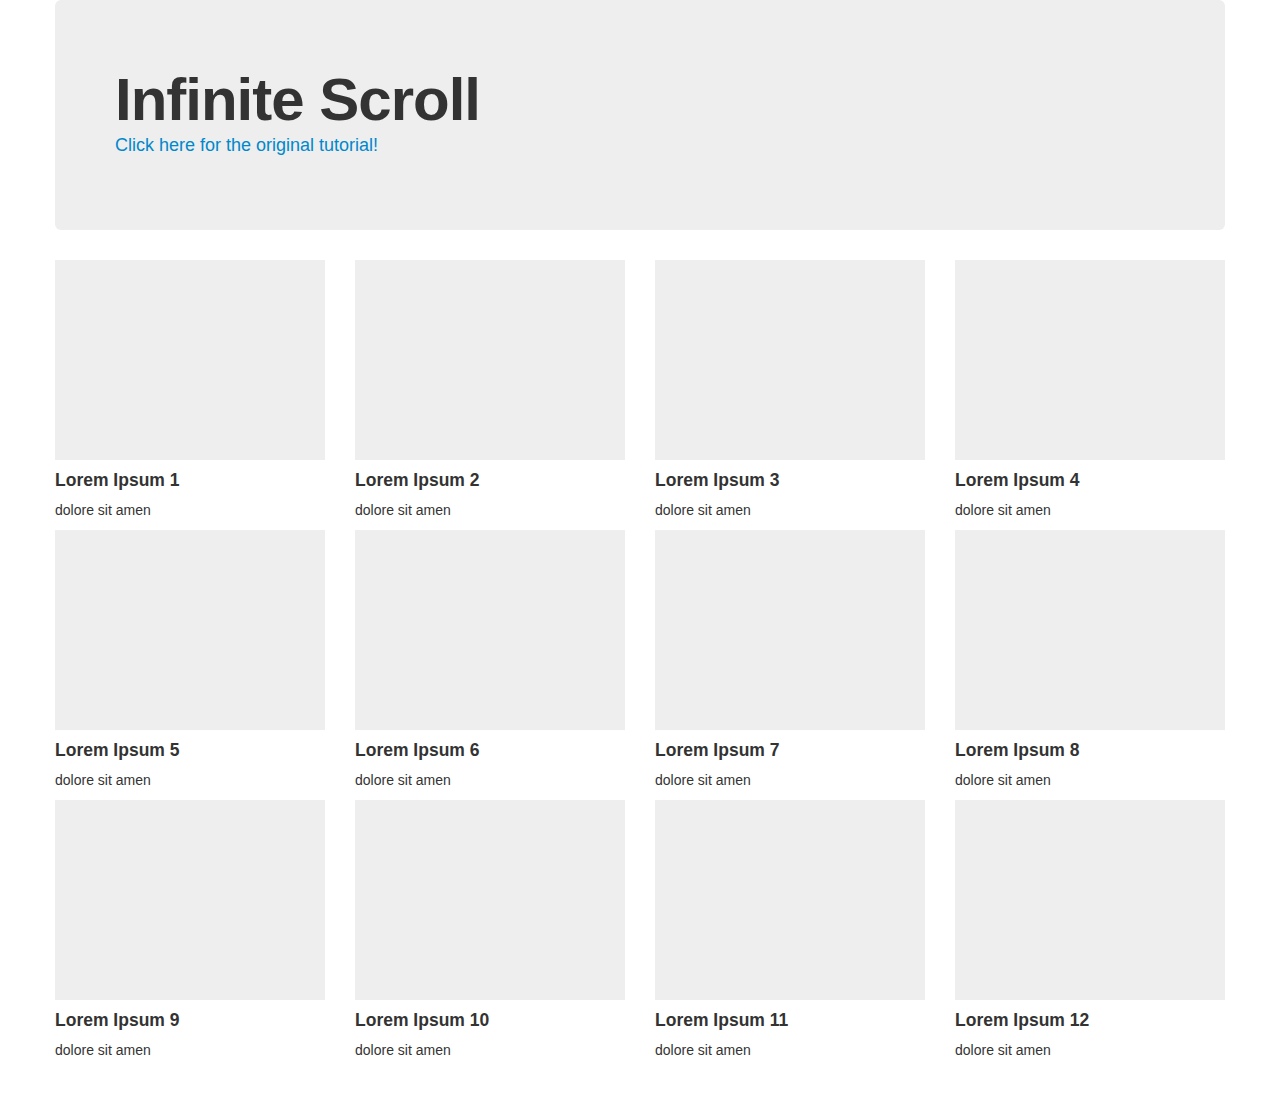
<file: twitter/index_rwm.html>
<!DOCTYPE html>
<html lang="en">
<head>
	<meta http-equiv="Content-Type" content="text/html; charset=utf-8" />	
	<title>Responsive Web Mobile</title>

	<!-- Set the viewport width to device width for mobile -->
  	<meta name="viewport" content="width=device-width, initial-scale=1.0">

	<!-- Included Bootstrap CSS Files -->
	<link rel="stylesheet" href="scripts/bootstrap/css/xbootstrap.min.css" />
	<link rel="stylesheet" href="scripts/bootstrap/css/xbootstrap-responsive.min.css" />
	
	<!-- Css -->	
	<link rel="stylesheet" href="css/style.css" />

</head>
<body id="start">

	<!-- This is the overlay DIV that is displayed while loading a new page -->
	<div id="loader"></div>

	<div class="container">
		<div class="row">
			<div class="span12">
				<div class="hero-unit">
					<h1>Infinite Scroll</h1>
					<a href="http://www.responsivewebmobile.com/posts/view/2013/07/09/19/Responsive_Infinite_Scroll_Tutorial" target="blank">
					<p class="">Click here for the original tutorial!</p>
					</a>
				</div>
			</div>
		</div>

		<!-- This is the main container (#scroll-container) -->
		<div id="scroll-container" class="row">
			<div class="content">
				<div class="span3">
					<div class="item">
						<div class="img"></div>
						<div class="caption">
							<h4>Lorem Ipsum 1</h4>
							<p>dolore sit amen</p>
						</div>
					</div>	
				</div>
				<div class="span3">
					<div class="item">
						<div class="img"></div>
						<div class="caption">
							<h4>Lorem Ipsum 2</h4>
							<p>dolore sit amen</p>
						</div>
					</div>	
				</div>
				<div class="span3">
					<div class="item">
						<div class="img"></div>
						<div class="caption">
							<h4>Lorem Ipsum 3</h4>
							<p>dolore sit amen</p>
						</div>
					</div>	
				</div>
				<div class="span3">
					<div class="item">
						<div class="img"></div>
						<div class="caption">
							<h4>Lorem Ipsum 4</h4>
							<p>dolore sit amen</p>
						</div>
					</div>	
				</div>
				<div class="span3">
					<div class="item">
						<div class="img"></div>
						<div class="caption">
							<h4>Lorem Ipsum 5</h4>
							<p>dolore sit amen</p>
						</div>
					</div>	
				</div>
				<div class="span3">
					<div class="item">
						<div class="img"></div>
						<div class="caption">
							<h4>Lorem Ipsum 6</h4>
							<p>dolore sit amen</p>
						</div>
					</div>	
				</div>
				<div class="span3">
					<div class="item">
						<div class="img"></div>
						<div class="caption">
							<h4>Lorem Ipsum 7</h4>
							<p>dolore sit amen</p>
						</div>
					</div>	
				</div>
				<div class="span3">
					<div class="item">
						<div class="img"></div>
						<div class="caption">
							<h4>Lorem Ipsum 8</h4>
							<p>dolore sit amen</p>
						</div>
					</div>	
				</div>
				<div class="span3">
					<div class="item">
						<div class="img"></div>
						<div class="caption">
							<h4>Lorem Ipsum 9</h4>
							<p>dolore sit amen</p>
						</div>
					</div>	
				</div>
				<div class="span3">
					<div class="item">
						<div class="img"></div>
						<div class="caption">
							<h4>Lorem Ipsum 10</h4>
							<p>dolore sit amen</p>
						</div>
					</div>	
				</div>
				<div class="span3">
					<div class="item">
						<div class="img"></div>
						<div class="caption">
							<h4>Lorem Ipsum 11</h4>
							<p>dolore sit amen</p>
						</div>
					</div>	
				</div>
				<div class="span3">
					<div class="item">
						<div class="img"></div>
						<div class="caption">
							<h4>Lorem Ipsum 12</h4>
							<p>dolore sit amen</p>
						</div>
					</div>	
				</div>
			</div>
		</div>
	</div>

	<!-- These are all the links that can be loaded. -->
	<div id="pages">
		<a href="index_rwm.html"></a>
		<a href="page2.html"></a>
		<a href="page3.html"></a>
		<a href="page4.html"></a>
		<a href="page5.html"></a>
		<a href="page6.html"></a>
	</div>
	

	<script src="scripts/jquery-1.10.0.min.js"></script>
	<script src="scripts/bootstrap/js/bootstrap.min.js"></script>
	<script src="scripts/script.js"></script>
</body>
</html>
</file>
<file: css/prototypeStylesheet.css>
<!----------------- Main Element Styles ----------------->

@font-face {
	font-family: 'GillSansMTProBook';
	src: url('gillsansmtpro-book.eot');
	src: url('gillsansmtpro-book.eot') format('embedded-opentype'),
	url('gillsansmtpro-book.woff') format('woff'),
	url('gillsansmtpro-book.ttf') format('truetype'),
	url('gillsansmtpro-book.svg#GillSansMTProBook') format('svg');
}


body
{
	margin: 0px;
	padding: 0px;
	background-color: #131426;
	color: white;
	text-align: center;
	font-family: 'GillSansMTProBook', sans-serif,  arial, verdana;
}

p
{
	color: #ffffff;
	text-align: left;
	margin-right: 20px;
	margin-left: 20px;
	font-size: 0.75em;
	font-family: Arial, sans-serif;
}

h1
{
	color: #ffffff;
	font-size: 2.5em;
	margin-top: 0px;
	font-family: 'GillSansMTProBook', sans-serif;
	font-weight: lighter;
}

h2
{
	color: #ffffff;
	font-size: 2em;
	margin-top: 0px;
	font-family: 'GillSansMTProBook', sans-serif;
	font-weight: lighter;
}

h3
{
	color: #ffffff;
	font-size: 1.25em;
	margin-top: 0px;
	font-family: 'GillSansMTProBook', sans-serif;
	font-weight: lighter;
}

h4
{
	color: #ffffff;
	font-size: 0.9em;
	margin-top: 0px;
	font-family: 'GillSansMTProBook', sans-serif;
	font-weight: lighter;
}

a
{
	color: #5a5b68;
	list-style: none;
	text-decoration: none;
	font-family: 'GillSansMTProBook', sans-serif;
}

a:hover
{
	color: #ffffff;
	list-style: none;
	text-decoration: none;
	font-family: 'GillSansMTProBook', sans-serif;
}

hr
{
	color: #ffffff;
	background-color: #ffffff;
	height: 1px;
	border: 0px;
	margin-top: 0px;
	margin-bottom: 20px;
}

.clear
{
	clear: both;
}

<!----------------- Main Layout Styles ----------------->
<!----------------- (Header + Footers) ----------------->

.wrapper
{
	width: 100%;
	height: 100%;
	background-color: #131426;
	margin-right: auto;
	margin-left: auto;
}

.container
{
	width: 1020px;
	height: 100%;
	margin-top: 0px;
	margin-right: auto;
	margin-bottom: 0px;
	margin-left: auto;
	background-color: #131426;
}

.fixedHeader
{
	width: 100%;
	height: 88px;
	position: fixed;
	margin-top: 0px;
	margin-right: auto;
	margin-bottom: 0px;
	margin-left: auto;
	background-color: #131426;
	border-bottom: solid 1px #ffffff;
	z-index: 60;
}

.header
{
	width: 980px;
	min-height: 120px;
	background-color: #131426;
	margin-right: auto;
	margin-left: auto;
	padding: 30px;
}

.logo
{
	width: 151px;
	height: 37px;
	float: left;
	background-image: url("../images/logo3.png");
	background-size: 151px 37px;
}

.navbar,
.footer
{
	width: 980px;
	min-height: 38px;
	background-color: #131426;
	margin-top: 25px;
	margin-right: auto;
	margin-bottom: 25px;
	margin-left: auto;
}

.navigation
{
	width: 520px;
	list-style: none;
	margin-left: 160px;
}

.navigation li
{
	float: left;
	text-align: center;
	font-weight: bold;
	margin-top: 10px;
	margin-right: 50px;
	margin-bottom: 11px;
	margin-left: -7px;
}

.social
{
	width: 300px;
	height: 37px;
	float: right;
}

.social img
{
	float: right;
	margin-left: 40px;
	opacity:0.4;
	filter:alpha(opacity=40); /* For IE8 and earlier */
}


.social img:hover
{
	opacity:1.0;
	filter:alpha(opacity=100); /* For IE8 and earlier */
}

.navigation a,
.footer a,
.top a
{
	color: #5a5b68;
}

.navigation a:hover,
.footer a:hover,
.top a:hover
{
	color: #ffffff;
}

.content
{
	width: 980px;
	min-height: 850px;
	background-color: #131426;
	margin-top: 60px;
	margin-right: auto;
	margin-left: auto;
	padding-top: 30px;
}

.row1,
.row2,
.row3,
.row4,
.row5
{
	width: 980px;
	height: 245px;
}

.emptyBox
{
	background-color: #131426;
	width: 245px;
	height: 245px;
	float: left;
}

.redBox
{
	background-color: #b31b28;
	width: 245px;
	height: 245px;
	float: left;
}

.yellowBox
{
	background-color: #f2c230;
	width: 245px;
	height: 245px;
	float: left;
}

.yellowBox img
{
	height: 245px;
	width: 245px;
	position: cover;
}

.cyanBox
{
	background-color: #2fbfbf;
	width: 245px;
	height: 245px;
	float: left;
}

.blueBox
{
	background-color: #203880;
	width: 245px;
	height: 245px;
	float: left;
}

.orangeBox
{
	background-color: #e74c2e;
	width: 245px;
	height: 245px;
	float: left;
}

.aquaBox
{
	background-color: #256f6e;
	width: 245px;
	height: 245px;
	float: left;
}

.aquaBox img
{
	height: 245px;
	width: 245px;
	position: cover;
}

.navyBox
{
	background-color: #182045;
	width: 245px;
	height: 245px;
	float: left;
}

.row1 .redBox p /* This is the @ symbol */
{
	font-size: 10em;
	margin-top: 19px;
	margin-left: 37px;
	padding: 0px;
}

.row4 .navyBox p /* This is the </> symbol */
{
	font-size: 7em;
	margin-top: 57px;
	margin-left: 42px;
	padding: 0px;
}

.textRight
{
	width: 735px;
	height: 245px;
	float: right;
	text-align: right;
}

.textLeft
{
	width: 735px;
	height: 245px;
	float: left;
	text-align: left;
}

.row1
{
	margin-top: 0px;
}

.row2,
.row4,
.row5
{
	margin-bottom: 110px;
}

.footer
{
	height: 37px;
}

.montage
{
	width: 980px;
	height: 788px;
	background-image: url("../images/montage2.jpg");
	background-size: 980px 788px;
	margin-top: -90px;
	margin-bottom: 100px;
	text-align: left;
}

.montage h1
{
	font-size: 2em;
	padding-top: 340px;
	margin-bottom: 50px;
}

.montage h2
{
	font-size: 1.75em;
	font-weight: lighter;
}

.codeContainer
{
	width: 100%;
	height: 100%;
	margin-top: -20px;
	margin-right: auto;
	margin-bottom: 0px;
	margin-left: auto;
	background-color: #26292c;
}

.codeContent
{
	width: 980px;
	min-height: 2320px;
	background-color: #26292c;
	margin-top: 0px;
	margin-right: auto;
	margin-left: auto;
	text-align: left;
}

.leftColumn
{
	width: 489px;
	min-height: 2200px;
	padding-top: 80px;
	float: left;
	border-right: solid 1px #555555;
}

.rightColumn
{
	width: 435px;
	min-height: 2200px;
	padding-top: 80px;
	padding-left: 55px;
	float: left;
}

.white
{
	color: #ffffff;
	font-size: 1em;
	font-weight: normal;
	margin: 0px;
	display: inline;
}

.green
{
	color: #a6e22d;
	font-size: 1em;
	font-weight: normal;
	margin: 0px;
	display: inline;
}

.blue
{
	color: #66d9ef;
	font-size: 1em;
	font-weight: normal;
	font-style: italic;
	margin: 0px;
	display: inline;
}

.purple
{
	color: #ae81ff;
	font-size: 1em;
	font-weight: normal;
	margin: 0px;
	display: inline;
}

.pink
{
	color: #f92772;
	font-size: 1em;
	font-weight: normal;
	margin: 0px;
	display: inline;
}

.beige
{
	color: #e6db74;
	font-size: 1em;
	font-weight: normal;
	margin: 0px;
	display: inline;
}

.orange
{
	color: #fd9720;
	font-size: 1em;
	font-weight: normal;
	margin: 0px;
	display: inline;
}

.indent
{
	padding-left: 20px;
}

.indent .white
{
	margin-left: -2px;
}

.website
{
	width: 435px;
	height: 522px;
	margin-top: 45px;
	margin-bottom: 45px;
	background-size: cover;
	z-index: -10;
}

.fade
{
	width: 435px;
	height: 522px;
	margin-bottom: -500px;
	background-size: cover;
	opacity: 1;
	transition: opacity .5s ease-in-out;
	-moz-transition: opacity .5s ease-in-out;
	-webkit-transition: opacity .5s ease-in-out;
	position: relative;
	top: -567px;
}

.fade:hover
{
	opacity: 0.25;
}


<!--------------- Retina Display Styles --------------->

@media
only screen and (-webkit-min-device-pixel-ratio: 2),
only screen and (   min--moz-device-pixel-ratio: 2),
only screen and (     -o-min-device-pixel-ratio: 2/1),
only screen and (        min-device-pixel-ratio: 2),
only screen and (                min-resolution: 192dpi),
only screen and (                min-resolution: 2dppx) {

	.montage
	{
		width: 980px;
		height: 788px;
		background-image: url("../images/hi-res_montage.jpg");
		background-size: 980px 788px;
		margin-top: -90px;
		margin-bottom: 100px;
		text-align: left;
	}
}


<!----------------- Animation Styles ----------------->

/* Buzz Out */

.buzz-out {
	display: inline-block;
	-webkit-transform: translateZ(0);
	transform: translateZ(0);
	box-shadow: 0 0 1px rgba(0, 0, 0, 0);
}

.buzz-out:hover, .buzz-out:focus, .buzz-out:active {
	-webkit-animation-name: buzz-out;
	animation-name: buzz-out;
	-webkit-animation-duration: 0.75s;
	animation-duration: 0.75s;
	-webkit-animation-timing-function: linear;
	animation-timing-function: linear;
	-webkit-animation-iteration-count: 1;
	animation-iteration-count: 1;
}

@-webkit-keyframes buzz-out {
	10% {
		-webkit-transform: translateX(3px) rotate(2deg);
		transform: translateX(3px) rotate(2deg);
	}

	20% {
		-webkit-transform: translateX(-3px) rotate(-2deg);
		transform: translateX(-3px) rotate(-2deg);
	}

	30% {
		-webkit-transform: translateX(3px) rotate(2deg);
		transform: translateX(3px) rotate(2deg);
	}

	40% {
		-webkit-transform: translateX(-3px) rotate(-2deg);
		transform: translateX(-3px) rotate(-2deg);
	}

	50% {
		-webkit-transform: translateX(2px) rotate(1deg);
		transform: translateX(2px) rotate(1deg);
	}

	60% {
		-webkit-transform: translateX(-2px) rotate(-1deg);
		transform: translateX(-2px) rotate(-1deg);
	}

	70% {
		-webkit-transform: translateX(2px) rotate(1deg);
		transform: translateX(2px) rotate(1deg);
	}

	80% {
		-webkit-transform: translateX(-2px) rotate(-1deg);
		transform: translateX(-2px) rotate(-1deg);
	}

	90% {
		-webkit-transform: translateX(1px) rotate(0);
		transform: translateX(1px) rotate(0);
	}

	100% {
		-webkit-transform: translateX(-1px) rotate(0);
		transform: translateX(-1px) rotate(0);
	}
}

@keyframes buzz-out {
	10% {
		-webkit-transform: translateX(3px) rotate(2deg);
		transform: translateX(3px) rotate(2deg);
	}

	20% {
		-webkit-transform: translateX(-3px) rotate(-2deg);
		transform: translateX(-3px) rotate(-2deg);
	}

	30% {
		-webkit-transform: translateX(3px) rotate(2deg);
		transform: translateX(3px) rotate(2deg);
	}

	40% {
		-webkit-transform: translateX(-3px) rotate(-2deg);
		transform: translateX(-3px) rotate(-2deg);
	}

	50% {
		-webkit-transform: translateX(2px) rotate(1deg);
		transform: translateX(2px) rotate(1deg);
	}

	60% {
		-webkit-transform: translateX(-2px) rotate(-1deg);
		transform: translateX(-2px) rotate(-1deg);
	}

	70% {
		-webkit-transform: translateX(2px) rotate(1deg);
		transform: translateX(2px) rotate(1deg);
	}

	80% {
		-webkit-transform: translateX(-2px) rotate(-1deg);
		transform: translateX(-2px) rotate(-1deg);
	}

	90% {
		-webkit-transform: translateX(1px) rotate(0);
		transform: translateX(1px) rotate(0);
	}

	100% {
		-webkit-transform: translateX(-1px) rotate(0);
		transform: translateX(-1px) rotate(0);
	}
}


/* WIP Sonar Effect */

.sonar {
	display: inline-block;
	-webkit-transform: translateZ(0);
	transform: translateZ(0);
	box-shadow: 0 0 1px rgba(0, 0, 0, 0);
}

.sonar:hover {
	-webkit-animation: sonarEffect 1.3s ease-out 75ms;
	-moz-animation: sonarEffect 1.3s ease-out 75ms;
	animation: sonarEffect 1.3s ease-out 75ms;
}

@-webkit-keyframes sonarEffect {
	0% {
		opacity: 0.3;
	}
	40% {
		opacity: 0.5;
		box-shadow: 0 0 0 2px rgba(255,255,255,0.1), 0 0 10px 10px #ffffff, 0 0 0 10px rgba(255,255,255,0.5);
	}
	100% {
		box-shadow: 0 0 0 2px rgba(255,255,255,0.1), 0 0 10px 10px #ffffff, 0 0 0 10px rgba(255,255,255,0.5);
		-webkit-transform: scale(1.5);
		opacity: 0;
	}
}

@-moz-keyframes sonarEffect {
	0% {
		opacity: 0.3;
	}
	40% {
		opacity: 0.5;
		box-shadow: 0 0 0 2px rgba(255,255,255,0.1), 0 0 10px 10px #ffffff, 0 0 0 10px rgba(255,255,255,0.5);
	}
	100% {
		box-shadow: 0 0 0 2px rgba(255,255,255,0.1), 0 0 10px 10px #ffffff, 0 0 0 10px rgba(255,255,255,0.5);
		-moz-transform: scale(1.5);
		opacity: 0;
	}
}

@keyframes sonarEffect {
	0% {
		opacity: 0.3;
	}
	40% {
		opacity: 0.5;
		box-shadow: 0 0 0 2px rgba(255,255,255,0.1), 0 0 10px 10px #ffffff, 0 0 0 10px rgba(255,255,255,0.5);
	}
	100% {
		box-shadow: 0 0 0 2px rgba(255,255,255,0.1), 0 0 10px 10px #ffffff, 0 0 0 10px rgba(255,255,255,0.5);
		transform: scale(1.5);
		opacity: 0;
	}
}
</file>
<file: twitter/css/stylesheet.css>
body
{
	width: 100%;
	margin: 0px;
	border: none;
	background-image: url("../images/geometric.png");
	background-size: cover;
	font-family: Helvetica,Arial,sans-serif;
}

a
{
	text-decoration: none;
}

h1
{
	color: #ffffff;
	font-size: 1.4em;
	margin: 0px;
}

h2
{
	color: #9d9d9d;
	font-size: 1.4em;
	font-weight: lighter;
	margin-left: 20px;
}

h3
{
	color: #ffffff;
	font-size: 0.9em;
	font-weight: lighter;
	margin-top: 3px;
}

h4
{
	color: #606060;
	font-size: 0.9em;
	font-weight: lighter;
	margin-top: 13px;
	margin-bottom: 5px;
	margin-left: 20px;
}

h5
{
	color: #9d9d9d;
	font-size: 0.8em;
	font-weight: lighter;
	margin-top: 0px;
	margin-bottom: 13px;
	margin-left: 20px;
}

h6
{
	color: #b53a3a;
	font-size: 0.73em;
	font-weight: lighter;
	margin-top: 12px;
	margin-bottom: 15px;
	margin-left: 20px;
}

hr
{
	height: 1px;
	background-color: #d3d3d3;
	border: none;
	margin-top: 0px;
}

form
{
	padding: 10px;
}

input
{
	width: 252px;
	padding: 7px;
	color: #9d9d9d;
	border-radius: 3px;
	border: solid 1px #d3d3d3;
	margin-top: -1px;
}

li
{
	display: inline;
}

.clear
{
	clear: both;
}

.topBar
{
	width: 100%;
	height: 47px;
	background-color: #313131;
	position: fixed;
	top: 0;
	left: 0;
	z-index: 1000;
}

.navigation
{
	float: left;
}

.navigation ul li
{
	text-decoration: none;
	list-style-type: none;
	color: #9d9d9d;
	font-size: 0.95em;
	margin-right: 35px;
	float: left;
}

.navigation .fa
{
	margin-top: -3px;
	margin-right: 10px;
	font-size: 1.5em;
}

a, a .messages .fe
{
	text-decoration: none;
	color: #9d9d9d;
}

a:hover, a:hover .messages .fa
{
	text-decoration: none;
	color: #ffffff;
}

.interface
{
	float: right;
	width: 410px;
	padding-top: 4px;
	padding-right: 8px;
	padding-bottom: 8px;
	padding-left: 8px;
	margin-top: 4px;
}

.interface .fa
{
	color: #c5c5c5;
	font-size: 1.75em;
	margin-top: 0px;
}

.postTweet .fa
{
	color: #ffffff;
	font-size: 1.5em;
	margin-top: 4px;
	margin-left: 9px;
}

.postTweet
{
	width: 40px;
	height: 30px;
	background-color: #b53a3a;
	border-radius: 5px;
	margin-right: 5px;
	float: right;
}

.postTweet:hover
{
	width: 40px;
	height: 30px;
	background-color: #963030;
	border-radius: 5px;
	margin-right: 5px;
	float: right;
}

.settings
{
	width: 24.5px;
	height: 25px;
	border-radius: 15px;
	margin-top: 3px;
	margin-right: 25px;
	float: right;
	-webkit-transition:width 2s, height 2s, -webkit-transform 2s;
	transition:width 2s, height 2s, transform 2s;
}

.settings:hover
{
	-webkit-transform:rotate(360deg);
	transform:rotate(360deg);
}

.messages
{
	width: 40px;
	height: 30px;
	border-radius: 5px;
	margin-top: 2px;
	margin-right: 23px;
	float: right;
}

.searchBar
{
	width: 220px;
	height: 30px;
	background-color: #313131;
	border-radius: 15px;
	margin-right: 30px;
	float: right;
}

.searchBar form action
{
	border-radius: 15px;
}

.searchBar input
{
	width: 210px;
	height: 14px;
	border-radius: 15px;
	margin-top: -9px;
	margin-right: -10px;
	border: none;
	float: right;
}

.wrapper
{
	width: 902px;
	height: 1180px;
	margin-right: auto;
	margin-left: auto;
	background-color: rgba(255,255,255,0.5);
	padding: 0px;
	border-bottom-left-radius: 10px;
	border-bottom-right-radius: 10px;
}

.leftColumn
{
	width: 292px;
	height: 1000px;
	margin-top: 47px;
	padding-top: 10px;
	padding-left: 10px;
	float: left;
}

.rightColumn
{
	width: 592px;
	height: 1000px;
	margin-top: 47px;
	padding-top: 10px;
	padding-left: 8px;
	float: right;
}

.profile
{
	width: 288px;
	height: 248px;
	background-color: #ffffff;
	border-radius: 10px;
	border: solid 1px #d3d3d3;
	margin-bottom: 10px;
}

.imagery
{
	background-image: url("../images/mobile.jpg");
	background-size: cover;
	background-color: #ebebeb;
	height: 114px;
	padding: 16px;
	text-align: center;
	border-top-left-radius: 10px;
	border-top-right-radius: 10px;
}

.avatar
{
	width: 50px;
	border: solid 3px #ffffff;
	border-radius: 5px;
	margin-bottom: 10px;
}

.avatar img
{
	width: 50px;
	border: solid 3px #ffffff;
	border-radius: 10px;
	margin-left: 10px;
	margin-bottom: -5px;
}

.statistics
{
	background-color: #ffffff;
	height: 52px;
	border-top: solid 1px #d3d3d3;
}

.statistics ul
{
	margin-left: -70px;
	margin-top: 10px;
	text-align: left;
}

.statistics ul li
{
	text-decoration: none;
	list-style-type: none;
	margin-top: -2px;
	margin-bottom: 5px;
	margin-left: 45px;
	color: #9d9d9d;
	font-size: 0.6em;
	float: left;
}

.statistics li.numbers
{
	color: #b53a3a;
	font-size: 1em;
	font-weight: bold;
	margin-top: -2px;
}

.suggestions ul li 
{
	text-decoration: none;
	list-style-type: none;
	margin-bottom: 23px;
	margin-left: -20px;
	color: #606060;
	font-size: 0.95em;
}

.suggestions
{
	width: 288px;
	height: 372px;
	background-color: #ffffff;
	border-radius: 10px;
	border: solid 1px #d3d3d3;
	margin-bottom: 10px;
}

.userProfiles
{
	height: 244px;
	background-color: #ffffff;
}

.userProfiles .avatars
{
	width: 50px;
	float: left;
	margin-left: 18px;
}

.userProfiles .avatars img
{
	border-radius: 5px;
	margin-bottom: 12px;
}

.names
{
	width: 220px;
	text-align: left;
	float: right;
}

.names h4
{
	margin-top: 0px;
	margin-bottom: 0px;
	margin-left: 15px
}

.names h5
{
	margin-top: 3px;
	margin-bottom: 31px;
	margin-left: 15px
}

.findPeople
{
	height: 108px;
	background-color: #ebebeb;
	border-bottom-left-radius: 10px;
	border-bottom-right-radius: 10px;
	border-top: solid 1px #d3d3d3;
}

.gmail
{
	width: 30px;
	height: 30px;
	padding: 5px;
	background-color: #ffffff;
	margin-top: 12px;
	margin-left: 18px;
	float: left;
	border: solid 1px #d3d3d3;
	border-radius: 5px;
}

.gmailTagline
{
	width: 210px;
	height: 50px;
	padding: 0px;
	margin-top: 18px;
	float: right;
	text-align: left;
}

.gmailTagline h4,
.gmailTagline h5
{
	margin: 0px;
}

.trends
{
	width: 288px;
	height: 251px;
	background-color: #ffffff;
	border-radius: 10px;
	border: solid 1px #d3d3d3;
	margin-bottom: 10px;
}

.footer
{
	width: 258px;
	height: 104px;
	padding-left: 15px;
	padding-right: 15px;
	background-color: #ffffff;
	border-radius: 10px;
	border: solid 1px #d3d3d3;
}

.footer h5
{
	font-size: 0.75em;
	float: left;
	margin-right: 5px;
	margin-bottom: 5px;
	margin-left: 5px;
}

.tweets
{
	width: 578px;
	height: 1011px;
	background-color: #ffffff;
	border-radius: 10px;
	border: solid 1px #d3d3d3;
}

.tweetAvatar
{
	width: 50px;
	margin-bottom: 5px;
	float: left;
}

.tweetAvatar img
{
	width: 50px;
	border: solid 3px #ffffff;
	border-radius: 10px;
	margin-left: 10px;
	margin-bottom: 0px;
}

.tweetText
{
	width: 490px;
	height: 50px;
	float: left;
	margin-left: 6px;
}

.tweetText h4
{
	font-weight: bold;
	float: left;
	margin-top: 10px;
	margin-right: 0px;
}

.tweetText h5
{
	float: left;
	margin-top: 12px;
	margin-left: 5px;
}

.tweetText h6
{
	float: left;
	margin-top: -5px;
	margin-right: 0px;
	color: #606060;
	font-size: 0.9em;
}

.loader
{
	margin-top: 20px;
	margin-left: 20px;
}

.spinner {
	width: 30px;
	height: 30px;
	display: none;
	float: left;
}

h5.loading
{
	display: none;
	font-size: 1em;
	margin-top: 5px;
	float: left;
}

.tweet_body
{
	margin-top: -13px;
	background-color: #ffffff;
	border-bottom-left-radius: 10px;
	border-bottom-right-radius: 10px;
}

.hidden-tweet {
	display: none;
}

###########################################

.quick_tweet_box
{
}

.new_tweet_container
{
	background-color: #ebebeb;
	height: 28px;
	border-bottom-left-radius: 10px;
	border-bottom-right-radius: 10px;
	border-top: solid 1px #d3d3d3;
}
 
.new_tweet_input
{
	width: 252px;
	padding: 7px;
	color: #9d9d9d;
	border-radius: 3px;
	border: solid 1px #d3d3d3;
	margin-top: -1px;
}

.hidden_buttons
{
	padding-top: 5px;
    display: none;
    color: #b53a3a;
}

.hidden_buttons ul
{
	padding-left: 5px;
}

.hidden_buttons li
{
	margin: 9px;
}

li.characters
{
	margin-left: 60px;
}

li.tweet_button
{
	padding: 9px;
	margin-right: 0px;
    background-color: #b53a3a;
	color: white;
	width: 100px;
	height: 45px;
	border-radius: 4px;
}
</file>
<file: twitter/css/style.css>
body {
	padding-bottom: 40px;
    --padding-top: 60px;
}

#pages {
	display: none;
}

.img {
	width: 100%;
	height: 200px;
	background-color: #EEEEEE;
}

#loader {
	display: none;
	position: fixed;
	top: 0;
	left: 0;
	width: 100%;
	height: 100%;
	text-align: left;
	opacity: .8;
	background-color: #FFFFFF;
}
</file>
<file: twitter/scripts/bootstrap/css/xbootstrap-responsive.min.css>
/*!
 * Bootstrap Responsive v2.3.2
 *
 * Copyright 2012 Twitter, Inc
 * Licensed under the Apache License v2.0
 * http://www.apache.org/licenses/LICENSE-2.0
 *
 * Designed and built with all the love in the world @twitter by @mdo and @fat.
 */.clearfix{*zoom:1}.clearfix:before,.clearfix:after{display:table;line-height:0;content:""}.clearfix:after{clear:both}.hide-text{font:0/0 a;color:transparent;text-shadow:none;background-color:transparent;border:0}.input-block-level{display:block;width:100%;min-height:30px;-webkit-box-sizing:border-box;-moz-box-sizing:border-box;box-sizing:border-box}@-ms-viewport{width:device-width}.hidden{display:none;visibility:hidden}.visible-phone{display:none!important}.visible-tablet{display:none!important}.hidden-desktop{display:none!important}.visible-desktop{display:inherit!important}@media(min-width:768px) and (max-width:979px){.hidden-desktop{display:inherit!important}.visible-desktop{display:none!important}.visible-tablet{display:inherit!important}.hidden-tablet{display:none!important}}@media(max-width:767px){.hidden-desktop{display:inherit!important}.visible-desktop{display:none!important}.visible-phone{display:inherit!important}.hidden-phone{display:none!important}}.visible-print{display:none!important}@media print{.visible-print{display:inherit!important}.hidden-print{display:none!important}}@media(min-width:1200px){.row{margin-left:-30px;*zoom:1}.row:before,.row:after{display:table;line-height:0;content:""}.row:after{clear:both}[class*="span"]{float:left;min-height:1px;margin-left:30px}.container,.navbar-static-top .container,.navbar-fixed-top .container,.navbar-fixed-bottom .container{width:1170px}.span12{width:1170px}.span11{width:1070px}.span10{width:970px}.span9{width:870px}.span8{width:770px}.span7{width:670px}.span6{width:570px}.span5{width:470px}.span4{width:370px}.span3{width:270px}.span2{width:170px}.span1{width:70px}.offset12{margin-left:1230px}.offset11{margin-left:1130px}.offset10{margin-left:1030px}.offset9{margin-left:930px}.offset8{margin-left:830px}.offset7{margin-left:730px}.offset6{margin-left:630px}.offset5{margin-left:530px}.offset4{margin-left:430px}.offset3{margin-left:330px}.offset2{margin-left:230px}.offset1{margin-left:130px}.row-fluid{width:100%;*zoom:1}.row-fluid:before,.row-fluid:after{display:table;line-height:0;content:""}.row-fluid:after{clear:both}.row-fluid [class*="span"]{display:block;float:left;width:100%;min-height:30px;margin-left:2.564102564102564%;*margin-left:2.5109110747408616%;-webkit-box-sizing:border-box;-moz-box-sizing:border-box;box-sizing:border-box}.row-fluid [class*="span"]:first-child{margin-left:0}.row-fluid .controls-row [class*="span"]+[class*="span"]{margin-left:2.564102564102564%}.row-fluid .span12{width:100%;*width:99.94680851063829%}.row-fluid .span11{width:91.45299145299145%;*width:91.39979996362975%}.row-fluid .span10{width:82.90598290598291%;*width:82.8527914166212%}.row-fluid .span9{width:74.35897435897436%;*width:74.30578286961266%}.row-fluid .span8{width:65.81196581196582%;*width:65.75877432260411%}.row-fluid .span7{width:57.26495726495726%;*width:57.21176577559556%}.row-fluid .span6{width:48.717948717948715%;*width:48.664757228587014%}.row-fluid .span5{width:40.17094017094017%;*width:40.11774868157847%}.row-fluid .span4{width:31.623931623931625%;*width:31.570740134569924%}.row-fluid .span3{width:23.076923076923077%;*width:23.023731587561375%}.row-fluid .span2{width:14.52991452991453%;*width:14.476723040552828%}.row-fluid .span1{width:5.982905982905983%;*width:5.929714493544281%}.row-fluid .offset12{margin-left:105.12820512820512%;*margin-left:105.02182214948171%}.row-fluid .offset12:first-child{margin-left:102.56410256410257%;*margin-left:102.45771958537915%}.row-fluid .offset11{margin-left:96.58119658119658%;*margin-left:96.47481360247316%}.row-fluid .offset11:first-child{margin-left:94.01709401709402%;*margin-left:93.91071103837061%}.row-fluid .offset10{margin-left:88.03418803418803%;*margin-left:87.92780505546462%}.row-fluid .offset10:first-child{margin-left:85.47008547008548%;*margin-left:85.36370249136206%}.row-fluid .offset9{margin-left:79.48717948717949%;*margin-left:79.38079650845607%}.row-fluid .offset9:first-child{margin-left:76.92307692307693%;*margin-left:76.81669394435352%}.row-fluid .offset8{margin-left:70.94017094017094%;*margin-left:70.83378796144753%}.row-fluid .offset8:first-child{margin-left:68.37606837606839%;*margin-left:68.26968539734497%}.row-fluid .offset7{margin-left:62.393162393162385%;*margin-left:62.28677941443899%}.row-fluid .offset7:first-child{margin-left:59.82905982905982%;*margin-left:59.72267685033642%}.row-fluid .offset6{margin-left:53.84615384615384%;*margin-left:53.739770867430444%}.row-fluid .offset6:first-child{margin-left:51.28205128205128%;*margin-left:51.175668303327875%}.row-fluid .offset5{margin-left:45.299145299145295%;*margin-left:45.1927623204219%}.row-fluid .offset5:first-child{margin-left:42.73504273504273%;*margin-left:42.62865975631933%}.row-fluid .offset4{margin-left:36.75213675213675%;*margin-left:36.645753773413354%}.row-fluid .offset4:first-child{margin-left:34.18803418803419%;*margin-left:34.081651209310785%}.row-fluid .offset3{margin-left:28.205128205128204%;*margin-left:28.0987452264048%}.row-fluid .offset3:first-child{margin-left:25.641025641025642%;*margin-left:25.53464266230224%}.row-fluid .offset2{margin-left:19.65811965811966%;*margin-left:19.551736679396257%}.row-fluid .offset2:first-child{margin-left:17.094017094017094%;*margin-left:16.98763411529369%}.row-fluid .offset1{margin-left:11.11111111111111%;*margin-left:11.004728132387708%}.row-fluid .offset1:first-child{margin-left:8.547008547008547%;*margin-left:8.440625568285142%}input,textarea,.uneditable-input{margin-left:0}.controls-row [class*="span"]+[class*="span"]{margin-left:30px}input.span12,textarea.span12,.uneditable-input.span12{width:1156px}input.span11,textarea.span11,.uneditable-input.span11{width:1056px}input.span10,textarea.span10,.uneditable-input.span10{width:956px}input.span9,textarea.span9,.uneditable-input.span9{width:856px}input.span8,textarea.span8,.uneditable-input.span8{width:756px}input.span7,textarea.span7,.uneditable-input.span7{width:656px}input.span6,textarea.span6,.uneditable-input.span6{width:556px}input.span5,textarea.span5,.uneditable-input.span5{width:456px}input.span4,textarea.span4,.uneditable-input.span4{width:356px}input.span3,textarea.span3,.uneditable-input.span3{width:256px}input.span2,textarea.span2,.uneditable-input.span2{width:156px}input.span1,textarea.span1,.uneditable-input.span1{width:56px}.thumbnails{margin-left:-30px}.thumbnails>li{margin-left:30px}.row-fluid .thumbnails{margin-left:0}}@media(min-width:768px) and (max-width:979px){.row{margin-left:-20px;*zoom:1}.row:before,.row:after{display:table;line-height:0;content:""}.row:after{clear:both}[class*="span"]{float:left;min-height:1px;margin-left:20px}.container,.navbar-static-top .container,.navbar-fixed-top .container,.navbar-fixed-bottom .container{width:724px}.span12{width:724px}.span11{width:662px}.span10{width:600px}.span9{width:538px}.span8{width:476px}.span7{width:414px}.span6{width:352px}.span5{width:290px}.span4{width:228px}.span3{width:166px}.span2{width:104px}.span1{width:42px}.offset12{margin-left:764px}.offset11{margin-left:702px}.offset10{margin-left:640px}.offset9{margin-left:578px}.offset8{margin-left:516px}.offset7{margin-left:454px}.offset6{margin-left:392px}.offset5{margin-left:330px}.offset4{margin-left:268px}.offset3{margin-left:206px}.offset2{margin-left:144px}.offset1{margin-left:82px}.row-fluid{width:100%;*zoom:1}.row-fluid:before,.row-fluid:after{display:table;line-height:0;content:""}.row-fluid:after{clear:both}.row-fluid [class*="span"]{display:block;float:left;width:100%;min-height:30px;margin-left:2.7624309392265194%;*margin-left:2.709239449864817%;-webkit-box-sizing:border-box;-moz-box-sizing:border-box;box-sizing:border-box}.row-fluid [class*="span"]:first-child{margin-left:0}.row-fluid .controls-row [class*="span"]+[class*="span"]{margin-left:2.7624309392265194%}.row-fluid .span12{width:100%;*width:99.94680851063829%}.row-fluid .span11{width:91.43646408839778%;*width:91.38327259903608%}.row-fluid .span10{width:82.87292817679558%;*width:82.81973668743387%}.row-fluid .span9{width:74.30939226519337%;*width:74.25620077583166%}.row-fluid .span8{width:65.74585635359117%;*width:65.69266486422946%}.row-fluid .span7{width:57.18232044198895%;*width:57.12912895262725%}.row-fluid .span6{width:48.61878453038674%;*width:48.56559304102504%}.row-fluid .span5{width:40.05524861878453%;*width:40.00205712942283%}.row-fluid .span4{width:31.491712707182323%;*width:31.43852121782062%}.row-fluid .span3{width:22.92817679558011%;*width:22.87498530621841%}.row-fluid .span2{width:14.3646408839779%;*width:14.311449394616199%}.row-fluid .span1{width:5.801104972375691%;*width:5.747913483013988%}.row-fluid .offset12{margin-left:105.52486187845304%;*margin-left:105.41847889972962%}.row-fluid .offset12:first-child{margin-left:102.76243093922652%;*margin-left:102.6560479605031%}.row-fluid .offset11{margin-left:96.96132596685082%;*margin-left:96.8549429881274%}.row-fluid .offset11:first-child{margin-left:94.1988950276243%;*margin-left:94.09251204890089%}.row-fluid .offset10{margin-left:88.39779005524862%;*margin-left:88.2914070765252%}.row-fluid .offset10:first-child{margin-left:85.6353591160221%;*margin-left:85.52897613729868%}.row-fluid .offset9{margin-left:79.8342541436464%;*margin-left:79.72787116492299%}.row-fluid .offset9:first-child{margin-left:77.07182320441989%;*margin-left:76.96544022569647%}.row-fluid .offset8{margin-left:71.2707182320442%;*margin-left:71.16433525332079%}.row-fluid .offset8:first-child{margin-left:68.50828729281768%;*margin-left:68.40190431409427%}.row-fluid .offset7{margin-left:62.70718232044199%;*margin-left:62.600799341718584%}.row-fluid .offset7:first-child{margin-left:59.94475138121547%;*margin-left:59.838368402492065%}.row-fluid .offset6{margin-left:54.14364640883978%;*margin-left:54.037263430116376%}.row-fluid .offset6:first-child{margin-left:51.38121546961326%;*margin-left:51.27483249088986%}.row-fluid .offset5{margin-left:45.58011049723757%;*margin-left:45.47372751851417%}.row-fluid .offset5:first-child{margin-left:42.81767955801105%;*margin-left:42.71129657928765%}.row-fluid .offset4{margin-left:37.01657458563536%;*margin-left:36.91019160691196%}.row-fluid .offset4:first-child{margin-left:34.25414364640884%;*margin-left:34.14776066768544%}.row-fluid .offset3{margin-left:28.45303867403315%;*margin-left:28.346655695309746%}.row-fluid .offset3:first-child{margin-left:25.69060773480663%;*margin-left:25.584224756083227%}.row-fluid .offset2{margin-left:19.88950276243094%;*margin-left:19.783119783707537%}.row-fluid .offset2:first-child{margin-left:17.12707182320442%;*margin-left:17.02068884448102%}.row-fluid .offset1{margin-left:11.32596685082873%;*margin-left:11.219583872105325%}.row-fluid .offset1:first-child{margin-left:8.56353591160221%;*margin-left:8.457152932878806%}input,textarea,.uneditable-input{margin-left:0}.controls-row [class*="span"]+[class*="span"]{margin-left:20px}input.span12,textarea.span12,.uneditable-input.span12{width:710px}input.span11,textarea.span11,.uneditable-input.span11{width:648px}input.span10,textarea.span10,.uneditable-input.span10{width:586px}input.span9,textarea.span9,.uneditable-input.span9{width:524px}input.span8,textarea.span8,.uneditable-input.span8{width:462px}input.span7,textarea.span7,.uneditable-input.span7{width:400px}input.span6,textarea.span6,.uneditable-input.span6{width:338px}input.span5,textarea.span5,.uneditable-input.span5{width:276px}input.span4,textarea.span4,.uneditable-input.span4{width:214px}input.span3,textarea.span3,.uneditable-input.span3{width:152px}input.span2,textarea.span2,.uneditable-input.span2{width:90px}input.span1,textarea.span1,.uneditable-input.span1{width:28px}}@media(max-width:767px){body{padding-right:20px;padding-left:20px}.navbar-fixed-top,.navbar-fixed-bottom,.navbar-static-top{margin-right:-20px;margin-left:-20px}.container-fluid{padding:0}.dl-horizontal dt{float:none;width:auto;clear:none;text-align:left}.dl-horizontal dd{margin-left:0}.container{width:auto}.row-fluid{width:100%}.row,.thumbnails{margin-left:0}.thumbnails>li{float:none;margin-left:0}[class*="span"],.uneditable-input[class*="span"],.row-fluid [class*="span"]{display:block;float:none;width:100%;margin-left:0;-webkit-box-sizing:border-box;-moz-box-sizing:border-box;box-sizing:border-box}.span12,.row-fluid .span12{width:100%;-webkit-box-sizing:border-box;-moz-box-sizing:border-box;box-sizing:border-box}.row-fluid [class*="offset"]:first-child{margin-left:0}.input-large,.input-xlarge,.input-xxlarge,input[class*="span"],select[class*="span"],textarea[class*="span"],.uneditable-input{display:block;width:100%;min-height:30px;-webkit-box-sizing:border-box;-moz-box-sizing:border-box;box-sizing:border-box}.input-prepend input,.input-append input,.input-prepend input[class*="span"],.input-append input[class*="span"]{display:inline-block;width:auto}.controls-row [class*="span"]+[class*="span"]{margin-left:0}.modal{position:fixed;top:20px;right:20px;left:20px;width:auto;margin:0}.modal.fade{top:-100px}.modal.fade.in{top:20px}}@media(max-width:480px){.nav-collapse{-webkit-transform:translate3d(0,0,0)}.page-header h1 small{display:block;line-height:20px}input[type="checkbox"],input[type="radio"]{border:1px solid #ccc}.form-horizontal .control-label{float:none;width:auto;padding-top:0;text-align:left}.form-horizontal .controls{margin-left:0}.form-horizontal .control-list{padding-top:0}.form-horizontal .form-actions{padding-right:10px;padding-left:10px}.media .pull-left,.media .pull-right{display:block;float:none;margin-bottom:10px}.media-object{margin-right:0;margin-left:0}.modal{top:10px;right:10px;left:10px}.modal-header .close{padding:10px;margin:-10px}.carousel-caption{position:static}}@media(max-width:979px){body{padding-top:0}.navbar-fixed-top,.navbar-fixed-bottom{position:static}.navbar-fixed-top{margin-bottom:20px}.navbar-fixed-bottom{margin-top:20px}.navbar-fixed-top .navbar-inner,.navbar-fixed-bottom .navbar-inner{padding:5px}.navbar .container{width:auto;padding:0}.navbar .brand{padding-right:10px;padding-left:10px;margin:0 0 0 -5px}.nav-collapse{clear:both}.nav-collapse .nav{float:none;margin:0 0 10px}.nav-collapse .nav>li{float:none}.nav-collapse .nav>li>a{margin-bottom:2px}.nav-collapse .nav>.divider-vertical{display:none}.nav-collapse .nav .nav-header{color:#777;text-shadow:none}.nav-collapse .nav>li>a,.nav-collapse .dropdown-menu a{padding:9px 15px;font-weight:bold;color:#777;-webkit-border-radius:3px;-moz-border-radius:3px;border-radius:3px}.nav-collapse .btn{padding:4px 10px 4px;font-weight:normal;-webkit-border-radius:4px;-moz-border-radius:4px;border-radius:4px}.nav-collapse .dropdown-menu li+li a{margin-bottom:2px}.nav-collapse .nav>li>a:hover,.nav-collapse .nav>li>a:focus,.nav-collapse .dropdown-menu a:hover,.nav-collapse .dropdown-menu a:focus{background-color:#f2f2f2}.navbar-inverse .nav-collapse .nav>li>a,.navbar-inverse .nav-collapse .dropdown-menu a{color:#999}.navbar-inverse .nav-collapse .nav>li>a:hover,.navbar-inverse .nav-collapse .nav>li>a:focus,.navbar-inverse .nav-collapse .dropdown-menu a:hover,.navbar-inverse .nav-collapse .dropdown-menu a:focus{background-color:#111}.nav-collapse.in .btn-group{padding:0;margin-top:5px}.nav-collapse .dropdown-menu{position:static;top:auto;left:auto;display:none;float:none;max-width:none;padding:0;margin:0 15px;background-color:transparent;border:0;-webkit-border-radius:0;-moz-border-radius:0;border-radius:0;-webkit-box-shadow:none;-moz-box-shadow:none;box-shadow:none}.nav-collapse .open>.dropdown-menu{display:block}.nav-collapse .dropdown-menu:before,.nav-collapse .dropdown-menu:after{display:none}.nav-collapse .dropdown-menu .divider{display:none}.nav-collapse .nav>li>.dropdown-menu:before,.nav-collapse .nav>li>.dropdown-menu:after{display:none}.nav-collapse .navbar-form,.nav-collapse .navbar-search{float:none;padding:10px 15px;margin:10px 0;border-top:1px solid #f2f2f2;border-bottom:1px solid #f2f2f2;-webkit-box-shadow:inset 0 1px 0 rgba(255,255,255,0.1),0 1px 0 rgba(255,255,255,0.1);-moz-box-shadow:inset 0 1px 0 rgba(255,255,255,0.1),0 1px 0 rgba(255,255,255,0.1);box-shadow:inset 0 1px 0 rgba(255,255,255,0.1),0 1px 0 rgba(255,255,255,0.1)}.navbar-inverse .nav-collapse .navbar-form,.navbar-inverse .nav-collapse .navbar-search{border-top-color:#111;border-bottom-color:#111}.navbar .nav-collapse .nav.pull-right{float:none;margin-left:0}.nav-collapse,.nav-collapse.collapse{height:0;overflow:hidden}.navbar .btn-navbar{display:block}.navbar-static .navbar-inner{padding-right:10px;padding-left:10px}}@media(min-width:980px){.nav-collapse.collapse{height:auto!important;overflow:visible!important}}
</file>
